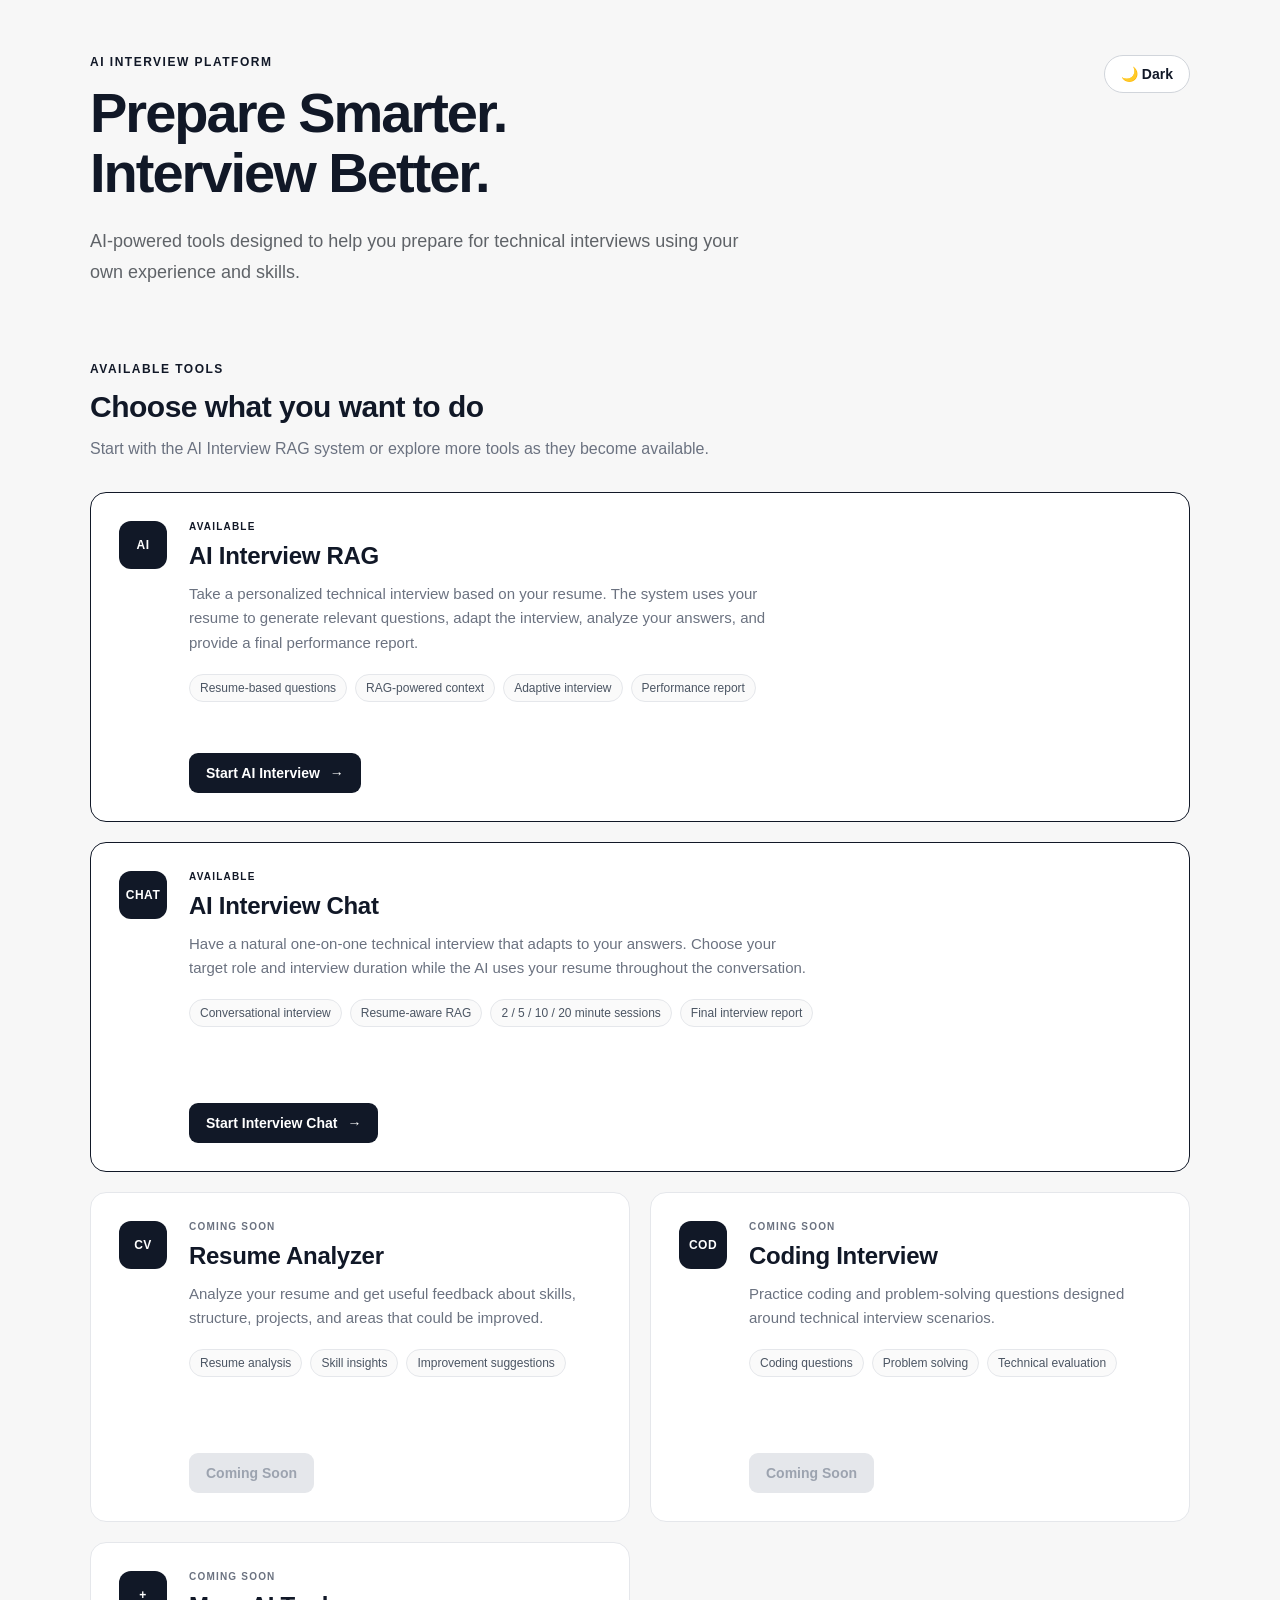
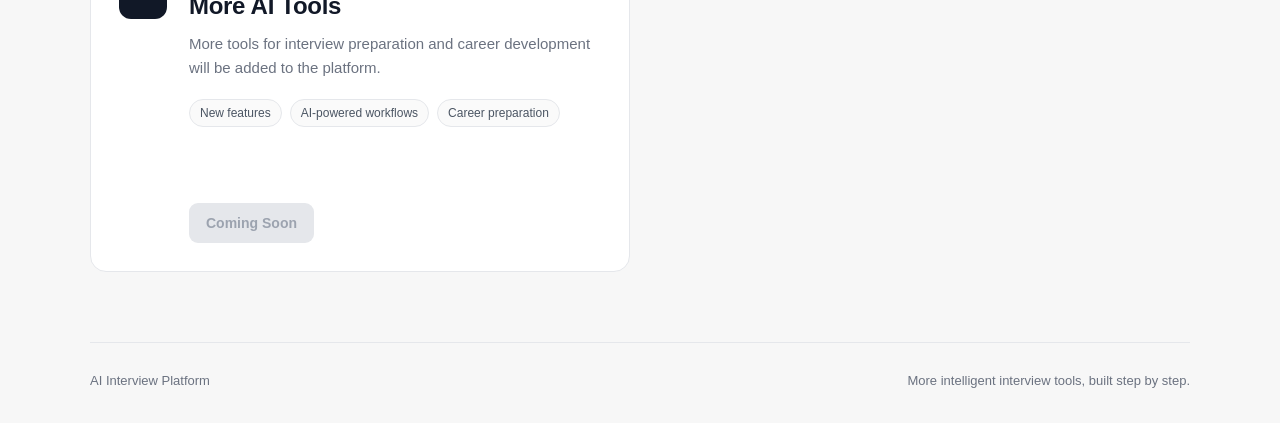
<file: frontend/index.html>
<!DOCTYPE html>
<html lang="en">

<head>

    <meta charset="UTF-8">

    <meta
        name="viewport"
        content="width=device-width, initial-scale=1.0"
    >

    <title>
        AI Interview Platform
    </title>

    <link
        rel="stylesheet"
        href="style.css"
    >

</head>


<body>

<main class="home-container">


    <!-- ================================================ -->
    <!-- HEADER -->
    <!-- ================================================ -->

    <header class="home-header">

        <div>

            <p class="eyebrow">
                AI INTERVIEW PLATFORM
            </p>


            <h1>
                Prepare Smarter.<br>
                Interview Better.
            </h1>


            <p class="home-subtitle">
                AI-powered tools designed to help you
                prepare for technical interviews using
                your own experience and skills.
            </p>

        </div>


        <button
            type="button"
            id="themeToggle"
            class="theme-toggle"
        >
            🌙 Dark
        </button>

    </header>


    <!-- ================================================ -->
    <!-- FEATURE SECTION -->
    <!-- ================================================ -->

    <section class="features-section">

        <div class="section-heading">

            <p class="eyebrow">
                AVAILABLE TOOLS
            </p>


            <h2>
                Choose what you want to do
            </h2>


            <p>
                Start with the AI Interview RAG system
                or explore more tools as they become available.
            </p>

        </div>


        <!-- ============================================ -->
        <!-- FEATURE GRID -->
        <!-- ============================================ -->

        <div class="feature-grid">


            <!-- ======================================== -->
            <!-- AI INTERVIEW RAG -->
            <!-- ======================================== -->

            <article class="feature-card featured">

                <div class="feature-icon">
                    AI
                </div>


                <div class="feature-content">

                    <span class="feature-status">
                        AVAILABLE
                    </span>


                    <h3>
                        AI Interview RAG
                    </h3>


                    <p>
                        Take a personalized technical interview
                        based on your resume. The system uses your
                        resume to generate relevant questions,
                        adapt the interview, analyze your answers,
                        and provide a final performance report.
                    </p>


                    <div class="feature-points">

                        <span>
                            Resume-based questions
                        </span>

                        <span>
                            RAG-powered context
                        </span>

                        <span>
                            Adaptive interview
                        </span>

                        <span>
                            Performance report
                        </span>

                    </div>


                    <a
                        href="interview/"
                        class="feature-button"
                    >
                        Start AI Interview
                        <span>→</span>
                    </a>

                </div>

            </article>


            <!-- ======================================== -->
            <!-- AI INTERVIEW CHAT -->
            <!-- ======================================== -->

            <article class="feature-card featured">

                <div class="feature-icon">
                    CHAT
                </div>


                <div class="feature-content">

                    <span class="feature-status">
                        AVAILABLE
                    </span>


                    <h3>
                        AI Interview Chat
                    </h3>


                    <p>
                        Have a natural one-on-one technical interview
                        that adapts to your answers. Choose your target
                        role and interview duration while the AI uses
                        your resume throughout the conversation.
                    </p>


                    <div class="feature-points">

                        <span>
                            Conversational interview
                        </span>

                        <span>
                            Resume-aware RAG
                        </span>

                        <span>
                            2 / 5 / 10 / 20 minute sessions
                        </span>

                        <span>
                            Final interview report
                        </span>

                    </div>


                    <a
                        href="chat/"
                        class="feature-button"
                    >
                        Start Interview Chat
                        <span>→</span>
                    </a>

                </div>

            </article>


            <!-- ======================================== -->
            <!-- FUTURE FEATURE -->
            <!-- ======================================== -->

            <article class="feature-card">

                <div class="feature-icon">
                    CV
                </div>


                <div class="feature-content">

                    <span class="feature-status coming-soon">
                        COMING SOON
                    </span>


                    <h3>
                        Resume Analyzer
                    </h3>


                    <p>
                        Analyze your resume and get useful
                        feedback about skills, structure,
                        projects, and areas that could be improved.
                    </p>


                    <div class="feature-points">

                        <span>
                            Resume analysis
                        </span>

                        <span>
                            Skill insights
                        </span>

                        <span>
                            Improvement suggestions
                        </span>

                    </div>


                    <button
                        type="button"
                        class="feature-button disabled"
                        disabled
                    >
                        Coming Soon
                    </button>

                </div>

            </article>


            <!-- ======================================== -->
            <!-- FUTURE FEATURE -->
            <!-- ======================================== -->

            <article class="feature-card">

                <div class="feature-icon">
                    COD
                </div>


                <div class="feature-content">

                    <span class="feature-status coming-soon">
                        COMING SOON
                    </span>


                    <h3>
                        Coding Interview
                    </h3>


                    <p>
                        Practice coding and problem-solving
                        questions designed around technical
                        interview scenarios.
                    </p>


                    <div class="feature-points">

                        <span>
                            Coding questions
                        </span>

                        <span>
                            Problem solving
                        </span>

                        <span>
                            Technical evaluation
                        </span>

                    </div>


                    <button
                        type="button"
                        class="feature-button disabled"
                        disabled
                    >
                        Coming Soon
                    </button>

                </div>

            </article>


            <!-- ======================================== -->
            <!-- FUTURE FEATURE -->
            <!-- ======================================== -->

            <article class="feature-card">

                <div class="feature-icon">
                    +
                </div>


                <div class="feature-content">

                    <span class="feature-status coming-soon">
                        COMING SOON
                    </span>


                    <h3>
                        More AI Tools
                    </h3>


                    <p>
                        More tools for interview preparation
                        and career development will be added
                        to the platform.
                    </p>


                    <div class="feature-points">

                        <span>
                            New features
                        </span>

                        <span>
                            AI-powered workflows
                        </span>

                        <span>
                            Career preparation
                        </span>

                    </div>


                    <button
                        type="button"
                        class="feature-button disabled"
                        disabled
                    >
                        Coming Soon
                    </button>

                </div>

            </article>


        </div>

    </section>


    <!-- ================================================ -->
    <!-- FOOTER -->
    <!-- ================================================ -->

    <footer class="home-footer">

        <p>
            AI Interview Platform
        </p>


        <p>
            More intelligent interview tools,
            built step by step.
        </p>

    </footer>


</main>


<script src="script.js"></script>

</body>

</html>
</file>
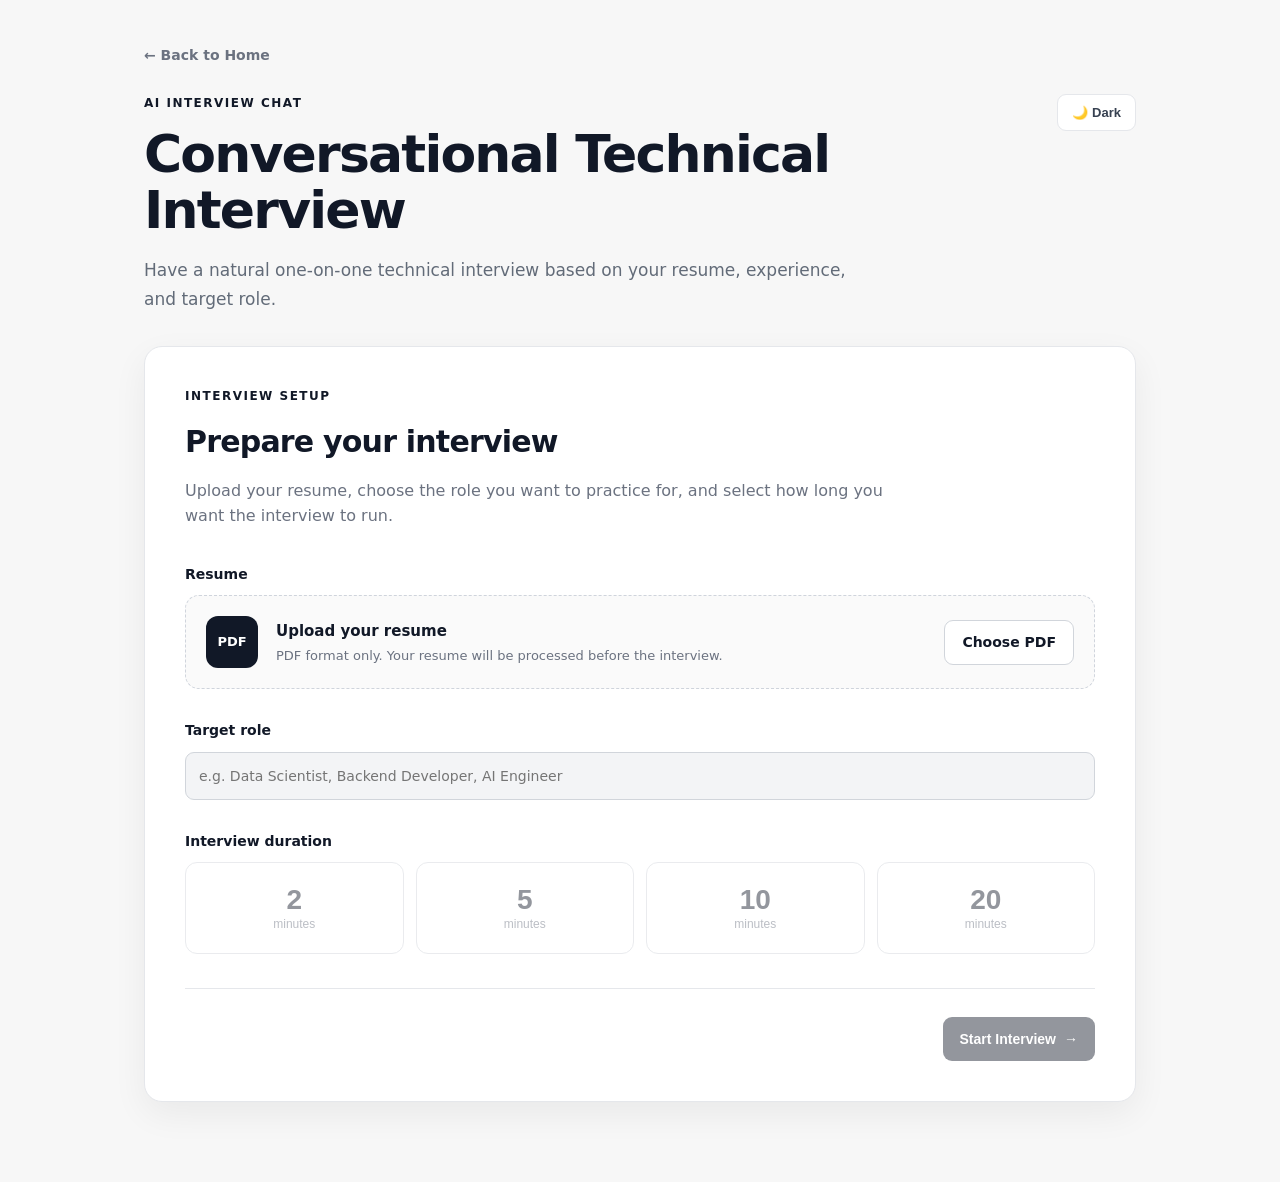
<file: frontend/chat/index.html>
<!DOCTYPE html>
<html lang="en">

<head>

    <meta charset="UTF-8">

    <meta
        name="viewport"
        content="width=device-width, initial-scale=1.0"
    >

    <title>
        AI Interview Chat
    </title>

    <link
        rel="stylesheet"
        href="style.css"
    >

</head>


<body>

<main class="app">

    <!-- ================================================= -->
    <!-- HEADER -->
    <!-- ================================================= -->

    <header class="header">

        <a
            href="../"
            class="home-link"
        >
            ← Back to Home
        </a>

        <div class="header-row">

            <div>

                <p class="eyebrow">
                    AI INTERVIEW CHAT
                </p>

                <h1>
                    Conversational Technical Interview
                </h1>

                <p class="subtitle">
                    Have a natural one-on-one technical
                    interview based on your resume,
                    experience, and target role.
                </p>

            </div>


            <button
                type="button"
                id="themeToggle"
                class="theme-toggle"
            >
                🌙 Dark
            </button>

        </div>

    </header>


    <!-- ================================================= -->
    <!-- STATUS -->
    <!-- ================================================= -->

    <div
        id="status"
        class="status hidden"
    ></div>


    <!-- ================================================= -->
    <!-- SETUP -->
    <!-- ================================================= -->

    <section
        id="setupSection"
        class="card"
    >

        <div class="section-heading">

            <p class="eyebrow">
                INTERVIEW SETUP
            </p>

            <h2>
                Prepare your interview
            </h2>

            <p>
                Upload your resume, choose the role you
                want to practice for, and select how long
                you want the interview to run.
            </p>

        </div>


        <!-- ============================================= -->
        <!-- RESUME -->
        <!-- ============================================= -->

        <div class="setup-block">

            <label
                for="resumeFile"
                class="field-label"
            >
                Resume
            </label>

            <div
                id="resumeDropzone"
                class="upload-box"
            >

                <div class="upload-icon">
                    PDF
                </div>

                <div class="upload-content">

                    <strong id="uploadTitle">
                        Upload your resume
                    </strong>

                    <span id="uploadDescription">
                        PDF format only. Your resume will
                        be processed before the interview.
                    </span>

                </div>

                <label
                    for="resumeFile"
                    id="uploadButton"
                    class="button secondary-button"
                >
                    Choose PDF
                </label>

                <input
                    type="file"
                    id="resumeFile"
                    accept="application/pdf,.pdf"
                    hidden
                >

            </div>

        </div>


        <!-- ============================================= -->
        <!-- PROFILE -->
        <!-- ============================================= -->

        <section
            id="profileSection"
            class="profile hidden"
        >

            <div class="profile-header">

                <div>

                    <p class="eyebrow">
                        RESUME PROCESSED
                    </p>

                    <h3 id="candidateName">
                        Candidate
                    </h3>

                </div>

                <span class="success-badge">
                    Ready
                </span>

            </div>


            <div class="profile-grid">

                <div class="profile-item">

                    <span class="profile-label">
                        Target roles
                    </span>

                    <p id="targetRoles">
                        —
                    </p>

                </div>


                <div class="profile-item">

                    <span class="profile-label">
                        Skills
                    </span>

                    <p id="skills">
                        —
                    </p>

                </div>


                <div class="profile-item full">

                    <span class="profile-label">
                        Experience
                    </span>

                    <p id="experience">
                        —
                    </p>

                </div>


                <div class="profile-item full">

                    <span class="profile-label">
                        Projects
                    </span>

                    <p id="projects">
                        —
                    </p>

                </div>

            </div>

        </section>


        <!-- ============================================= -->
        <!-- ROLE -->
        <!-- ============================================= -->

        <div class="setup-block">

            <label
                for="targetRole"
                class="field-label"
            >
                Target role
            </label>

            <input
                type="text"
                id="targetRole"
                class="field"
                placeholder="e.g. Data Scientist, Backend Developer, AI Engineer"
                autocomplete="off"
                disabled
            >

        </div>


        <!-- ============================================= -->
        <!-- DURATION -->
        <!-- ============================================= -->

        <div class="setup-block">

            <span class="field-label">
                Interview duration
            </span>

            <div class="duration-grid">

                <button
                    type="button"
                    class="duration-option"
                    data-duration="2"
                    disabled
                >
                    <strong>
                        2
                    </strong>

                    <span>
                        minutes
                    </span>

                </button>


                <button
                    type="button"
                    class="duration-option"
                    data-duration="5"
                    disabled
                >
                    <strong>
                        5
                    </strong>

                    <span>
                        minutes
                    </span>

                </button>


                <button
                    type="button"
                    class="duration-option"
                    data-duration="10"
                    disabled
                >
                    <strong>
                        10
                    </strong>

                    <span>
                        minutes
                    </span>

                </button>


                <button
                    type="button"
                    class="duration-option"
                    data-duration="20"
                    disabled
                >
                    <strong>
                        20
                    </strong>

                    <span>
                        minutes
                    </span>

                </button>

            </div>

        </div>


        <!-- ============================================= -->
        <!-- START -->
        <!-- ============================================= -->

        <div class="start-area">

            <button
                type="button"
                id="startInterviewButton"
                class="button primary-button"
                disabled
            >
                Start Interview
                <span>
                    →
                </span>
            </button>

        </div>

    </section>


    <!-- ================================================= -->
    <!-- INTERVIEW PREVIEW -->
    <!-- ================================================= -->

    <section
        id="startedSection"
        class="card hidden"
    >

        <div class="started-header">

            <div>

                <p class="eyebrow">
                    INTERVIEW STARTED
                </p>

                <h2 id="startedRole">
                    Technical Interview
                </h2>

            </div>


            <div class="timer-preview">

                <span>
                    Duration
                </span>

                <strong id="startedDuration">
                    —
                </strong>

            </div>

        </div>


        <div class="opening-message">

            <span class="message-label">
                AI INTERVIEWER
            </span>

            <p id="openingMessage">
                —
            </p>

        </div>


        <div class="next-step">

            <p>
                Your interview session has been created.
                The conversational interview interface will
                continue from this session.
            </p>

            <button
                type="button"
                id="continueButton"
                class="button primary-button"
            >
                Continue to Interview
                <span>
                    →
                </span>
            </button>

        </div>

    </section>

</main>


<script src="script.js"></script>

</body>

</html>
</file>
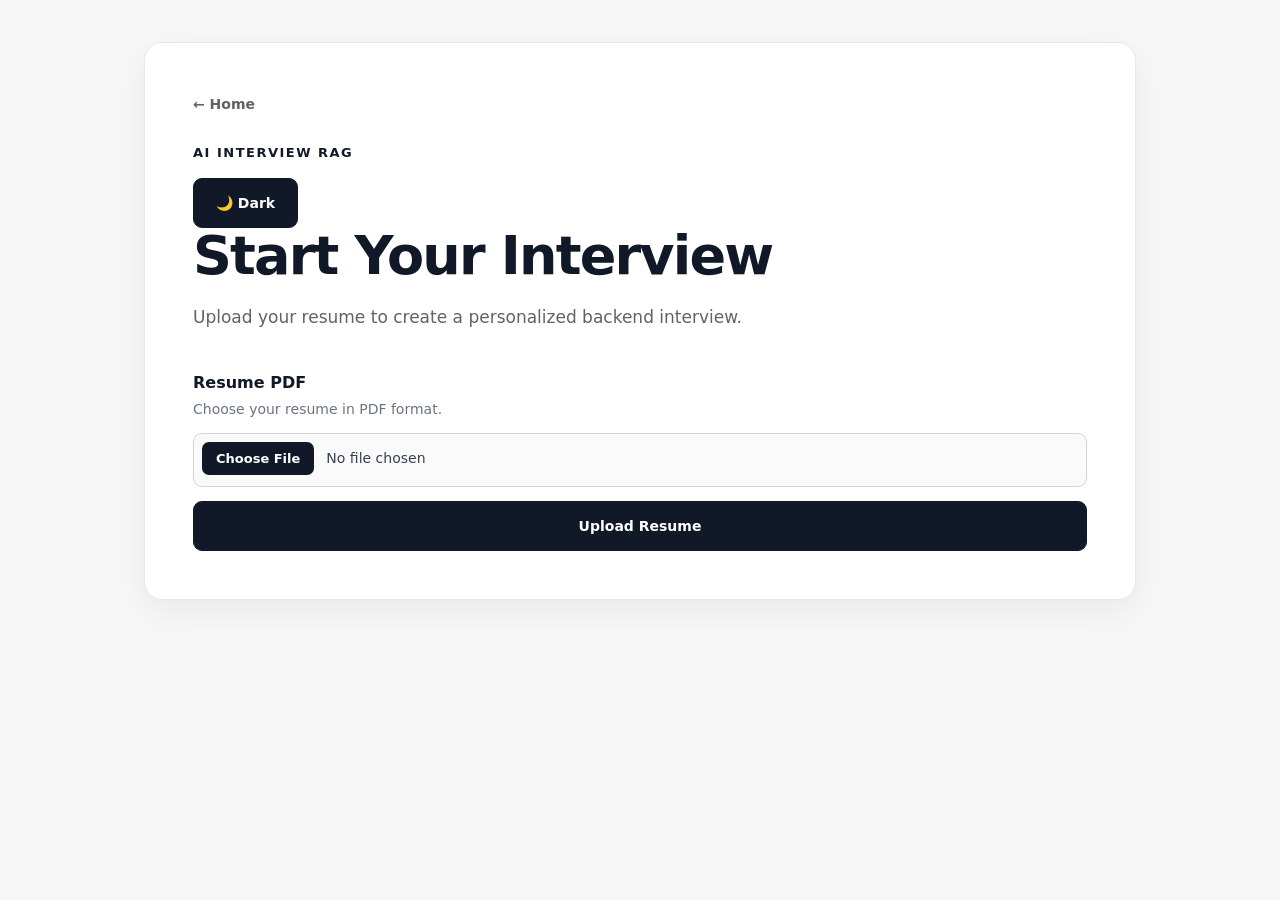
<file: frontend/interview/index.html>
<!DOCTYPE html>
<html lang="en">

<head>

    <meta charset="UTF-8">

    <meta
        name="viewport"
        content="width=device-width, initial-scale=1.0"
    >

    <title>
        AI Interview RAG
    </title>

    <link
        rel="stylesheet"
        href="style.css"
    >

</head>


<body>

<main class="app">

    <section class="card">


        <!-- ================================================= -->
        <!-- HEADER -->
        <!-- ================================================= -->

        <div class="header">
            <div class="page-navigation">

                <a
                    href="../"
                    class="home-link"
                >
                    ← Home
                </a>

            </div>

            <div class="header-top">

                <p class="eyebrow">
                    AI INTERVIEW RAG
                </p>


                <button
                    type="button"
                    id="themeToggle"
                    class="theme-toggle"
                    aria-label="Toggle dark mode"
                >
                    🌙 Dark
                </button>

            </div>


            <h1>
                Start Your Interview
            </h1>


            <p class="subtitle">
                Upload your resume to create a personalized backend interview.
            </p>

        </div>


        <!-- ================================================= -->
        <!-- STATUS -->
        <!-- ================================================= -->

        <div
            id="status"
            class="status hidden"
        ></div>


        <!-- ================================================= -->
        <!-- SETUP -->
        <!-- ================================================= -->

        <section id="setupSection">


            <!-- Resume -->

            <form id="resumeForm">

                <label
                    for="resumeFile"
                    class="file-label"
                >

                    <span class="file-title">
                        Resume PDF
                    </span>


                    <span class="file-description">
                        Choose your resume in PDF format.
                    </span>

                </label>


                <input
                    type="file"
                    id="resumeFile"
                    accept=".pdf,application/pdf"
                    required
                >


                <button
                    type="submit"
                    id="uploadButton"
                >
                    Upload Resume
                </button>

            </form>


            <!-- ================================================= -->
            <!-- PROFILE -->
            <!-- ================================================= -->

            <section
                id="profileSection"
                class="profile hidden"
            >

                <h2>
                    Candidate Profile
                </h2>


                <div class="profile-grid">


                    <div class="profile-item">

                        <span>
                            Name
                        </span>

                        <strong id="candidateName">
                            -
                        </strong>

                    </div>


                    <div class="profile-item">

                        <span>
                            Target Roles
                        </span>

                        <strong id="targetRoles">
                            -
                        </strong>

                    </div>


                    <div class="profile-item full">

                        <span>
                            Skills
                        </span>

                        <strong id="skills">
                            -
                        </strong>

                    </div>


                    <div class="profile-item full">

                        <span>
                            Experience
                        </span>

                        <div id="experience"></div>

                    </div>


                    <div class="profile-item full">

                        <span>
                            Projects
                        </span>

                        <div id="projects"></div>

                    </div>

                </div>


                <!-- ================================================= -->
                <!-- PLAN -->
                <!-- ================================================= -->

                <div
                    id="interviewPlanPreview"
                    class="interview-plan hidden"
                >

                    <h3>
                        Interview Plan
                    </h3>


                    <p id="questionCountPreview">
                        Preparing your interview...
                    </p>


                    <div>

                        <span class="plan-label">
                            Topics
                        </span>


                        <ul id="topicPreview"></ul>

                    </div>

                </div>


                <!-- ================================================= -->
                <!-- TARGET ROLE -->
                <!-- ================================================= -->

                <div class="interview-setup">

                    <label for="targetRole">
                        Target Role
                    </label>


                    <input
                        type="text"
                        id="targetRole"
                        placeholder="e.g. Backend Developer"
                        required
                    >


                    <button
                        type="button"
                        id="generatePlanButton"
                    >
                        Generate Interview Plan
                    </button>


                    <button
                        type="button"
                        id="startInterviewButton"
                        class="hidden"
                    >
                        Start Interview
                    </button>

                </div>

            </section>

        </section>


        <!-- ================================================= -->
        <!-- INTERVIEW -->
        <!-- ================================================= -->

        <section
            id="interviewSection"
            class="interview hidden"
        >

            <div class="interview-header">


                <div>

                    <p class="eyebrow">
                        TECHNICAL INTERVIEW
                    </p>


                    <h2 id="questionTopic">
                        Question
                    </h2>

                </div>


                <div
                    id="questionProgress"
                    class="question-progress"
                >
                    Question 1 of 6
                </div>

            </div>


            <div class="question-card">

                <p id="interviewQuestion">
                    Loading question...
                </p>

            </div>


            <div class="answer-area">

                <label for="candidateAnswer">
                    Your Answer
                </label>


                <textarea
                    id="candidateAnswer"
                    rows="7"
                    placeholder="Type your answer here..."
                ></textarea>


                <button
                    type="button"
                    id="submitAnswerButton"
                >
                    Submit Answer
                </button>

            </div>

        </section>


        <!-- ================================================= -->
        <!-- FINAL REPORT -->
        <!-- ================================================= -->

        <section
            id="resultsSection"
            class="results hidden"
        >


            <!-- REPORT TITLE -->

            <div class="report-header">

                <p class="eyebrow">
                    INTERVIEW PERFORMANCE REPORT
                </p>


                <h2>
                    Interview Performance Report
                </h2>

            </div>


            <!-- REPORT INFO -->

            <div class="report-info">

                <p>

                    <strong>
                        Date:
                    </strong>

                    <span id="reportDate">
                        -
                    </span>

                </p>


                <p>

                    <strong>
                        Candidate:
                    </strong>

                    <span id="reportCandidate">
                        -
                    </span>

                </p>


                <p>

                    <strong>
                        Role:
                    </strong>

                    <span id="reportRole">
                        -
                    </span>

                </p>

            </div>


            <!-- ================================================= -->
            <!-- OVERALL SCORE -->
            <!-- ================================================= -->

            <div class="report-overall">

                <h3>

                    Overall Score:

                    <span id="finalScore">
                        0 / 100
                    </span>

                    -

                    <span id="scoreLabel">
                        -
                    </span>

                </h3>


                <p id="overallAssessment">
                    -
                </p>

            </div>


            <!-- ================================================= -->
            <!-- SCORE BREAKDOWN -->
            <!-- ================================================= -->

            <div class="report-section">

                <h3>
                    Score Breakdown
                </h3>


                <div class="score-breakdown-item">

                    <div class="score-breakdown-title">

                        <span>
                            Technical Correctness
                        </span>


                        <strong id="correctnessReportScore">
                            0 / 100
                        </strong>

                    </div>


                    <p id="correctnessSummary">
                        -
                    </p>

                </div>


                <div class="score-breakdown-item">

                    <div class="score-breakdown-title">

                        <span>
                            Technical Depth
                        </span>


                        <strong id="technicalDepthReportScore">
                            0 / 100
                        </strong>

                    </div>


                    <p id="technicalDepthSummary">
                        -
                    </p>

                </div>


                <div class="score-breakdown-item">

                    <div class="score-breakdown-title">

                        <span>
                            Communication Clarity
                        </span>


                        <strong id="clarityReportScore">
                            0 / 100
                        </strong>

                    </div>


                    <p id="claritySummary">
                        -
                    </p>

                </div>

            </div>


            <!-- ================================================= -->
            <!-- STRENGTHS -->
            <!-- ================================================= -->

            <div class="report-section">

                <h3>
                    Strengths
                </h3>


                <ul
                    id="overallStrengths"
                    class="report-list"
                ></ul>

            </div>


            <!-- ================================================= -->
            <!-- AREAS FOR IMPROVEMENT -->
            <!-- ================================================= -->

            <div class="report-section">

                <h3>
                    Areas for Improvement
                </h3>


                <div id="overallWeaknesses"></div>

            </div>


            <!-- ================================================= -->
            <!-- FOOTER -->
            <!-- ================================================= -->

            <div class="report-footer">

                <span>

                    Questions Answered:

                    <strong id="questionsAnswered">
                        0
                    </strong>

                </span>

            </div>


        </section>


    </section>

</main>


<script src="script.js"></script>

</body>

</html>
</file>
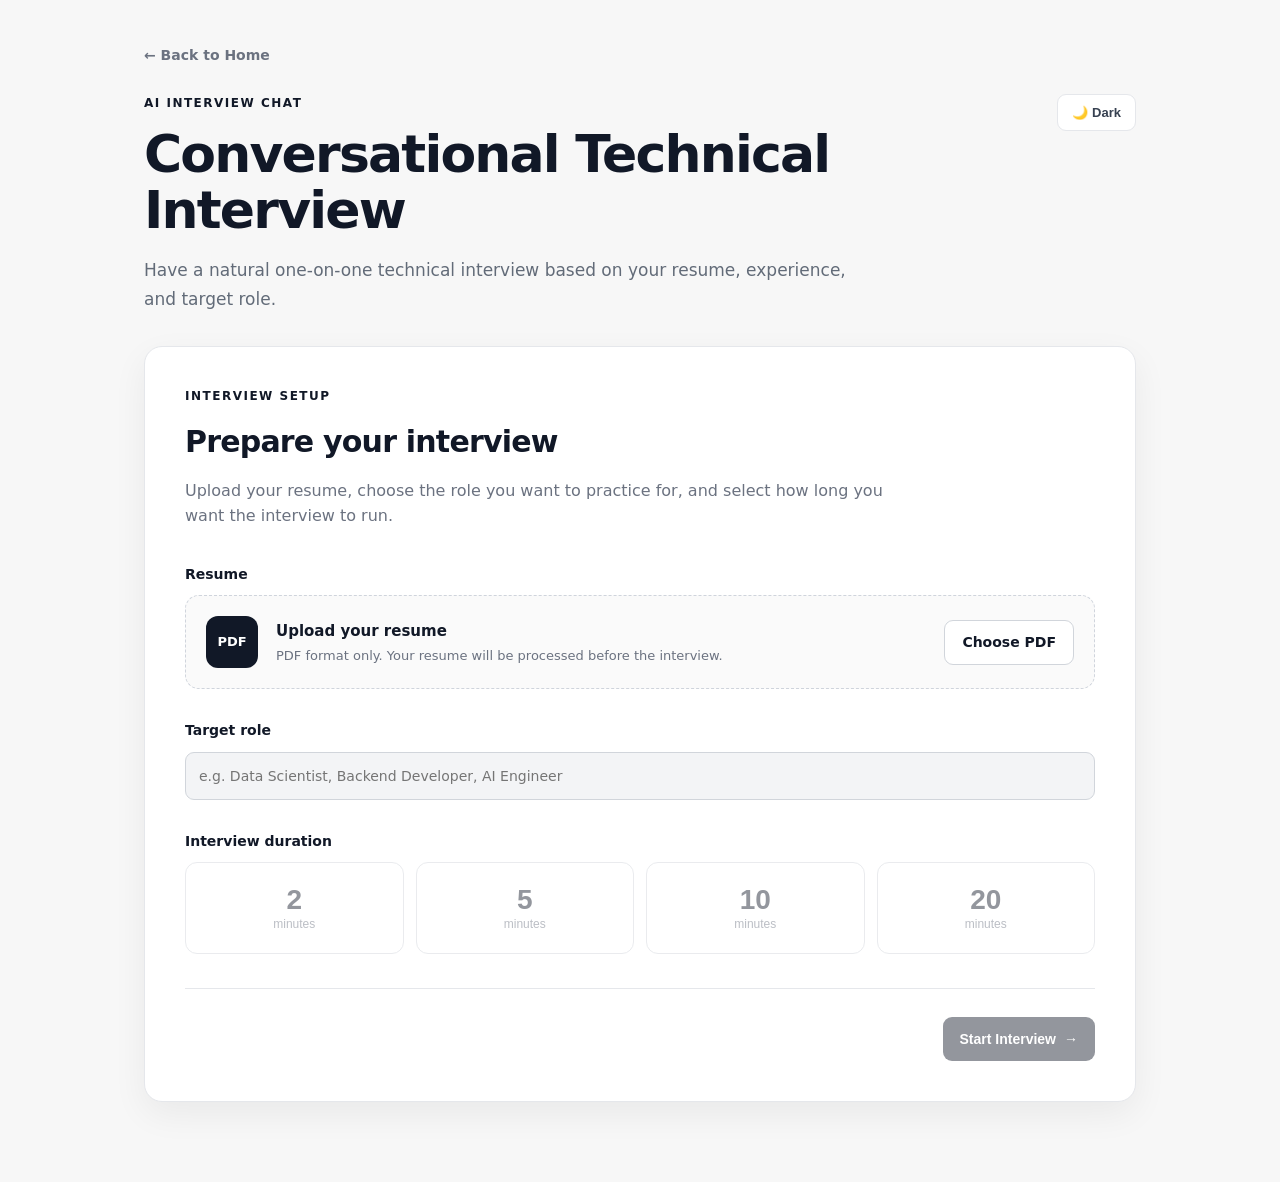
<file: frontend/chat/chat.html>
<!DOCTYPE html>
<html lang="en">

<head>

    <meta charset="UTF-8">

    <meta
        name="viewport"
        content="width=device-width, initial-scale=1.0"
    >

    <title>
        AI Interview — Chat
    </title>

    <link
        rel="stylesheet"
        href="chat.css"
    >

</head>


<body>

<main class="chat-app">

    <!-- ================================================= -->
    <!-- HEADER -->
    <!-- ================================================= -->

    <header class="chat-header">

        <div class="header-left">

            <a
                href="index.html"
                class="back-button"
                id="backButton"
            >
                ←
            </a>


            <div class="interviewer-avatar">
                AI
            </div>


            <div class="header-info">

                <strong>
                    AI Interviewer
                </strong>

                <span id="roleLabel">
                    Technical Interview
                </span>

            </div>

        </div>


        <div class="header-right">

            <div
                class="timer"
                id="timer"
            >
                00:00
            </div>


            <button
                type="button"
                id="themeToggle"
                class="theme-toggle"
                aria-label="Toggle theme"
            >
                🌙
            </button>

        </div>

    </header>


    <!-- ================================================= -->
    <!-- INTERVIEW STATUS -->
    <!-- ================================================= -->

    <div
        id="interviewStatus"
        class="interview-status hidden"
    ></div>


    <!-- ================================================= -->
    <!-- CHAT AREA -->
    <!-- ================================================= -->

    <section
        id="chatMessages"
        class="chat-messages"
        aria-live="polite"
    >

        <!-- Messages are inserted by chat.js -->

    </section>


    <!-- ================================================= -->
    <!-- THINKING INDICATOR -->
    <!-- ================================================= -->

    <div
        id="thinkingIndicator"
        class="thinking-indicator hidden"
    >

        <div class="message-avatar">
            AI
        </div>

        <div class="thinking-bubble">

            <span></span>
            <span></span>
            <span></span>

        </div>

    </div>


    <!-- ================================================= -->
    <!-- COMPOSER -->
    <!-- ================================================= -->

    <section
        class="composer-area"
        id="composerArea"
    >

        <div class="composer">

            <textarea
                id="messageInput"
                rows="1"
                placeholder="Type your answer..."
                autocomplete="off"
                maxlength="5000"
            ></textarea>


            <button
                type="button"
                id="sendButton"
                class="send-button"
                aria-label="Send message"
            >
                <span>
                    Send
                </span>

                <span>
                    →
                </span>
            </button>

        </div>


        <div class="composer-footer">

            <span>
                Keep your answers focused and conversational.
            </span>

            <span id="messageCounter">
                0 / 5000
            </span>

        </div>

    </section>


    <!-- ================================================= -->
    <!-- COMPLETION -->
    <!-- ================================================= -->

    <section
        id="completionPanel"
        class="completion-panel hidden"
    >

        <div class="completion-icon">
            ✓
        </div>


        <p class="eyebrow">
            INTERVIEW COMPLETE
        </p>


        <h1>
            Your interview is finished
        </h1>


        <p>
            Your conversation has been recorded.
            Let's generate your final interview report.
        </p>


        <button
            type="button"
            id="viewResultButton"
            class="result-button"
        >
            View Final Report
            <span>→</span>
        </button>

    </section>

</main>


<script src="chat.js"></script>

</body>

</html>
</file>
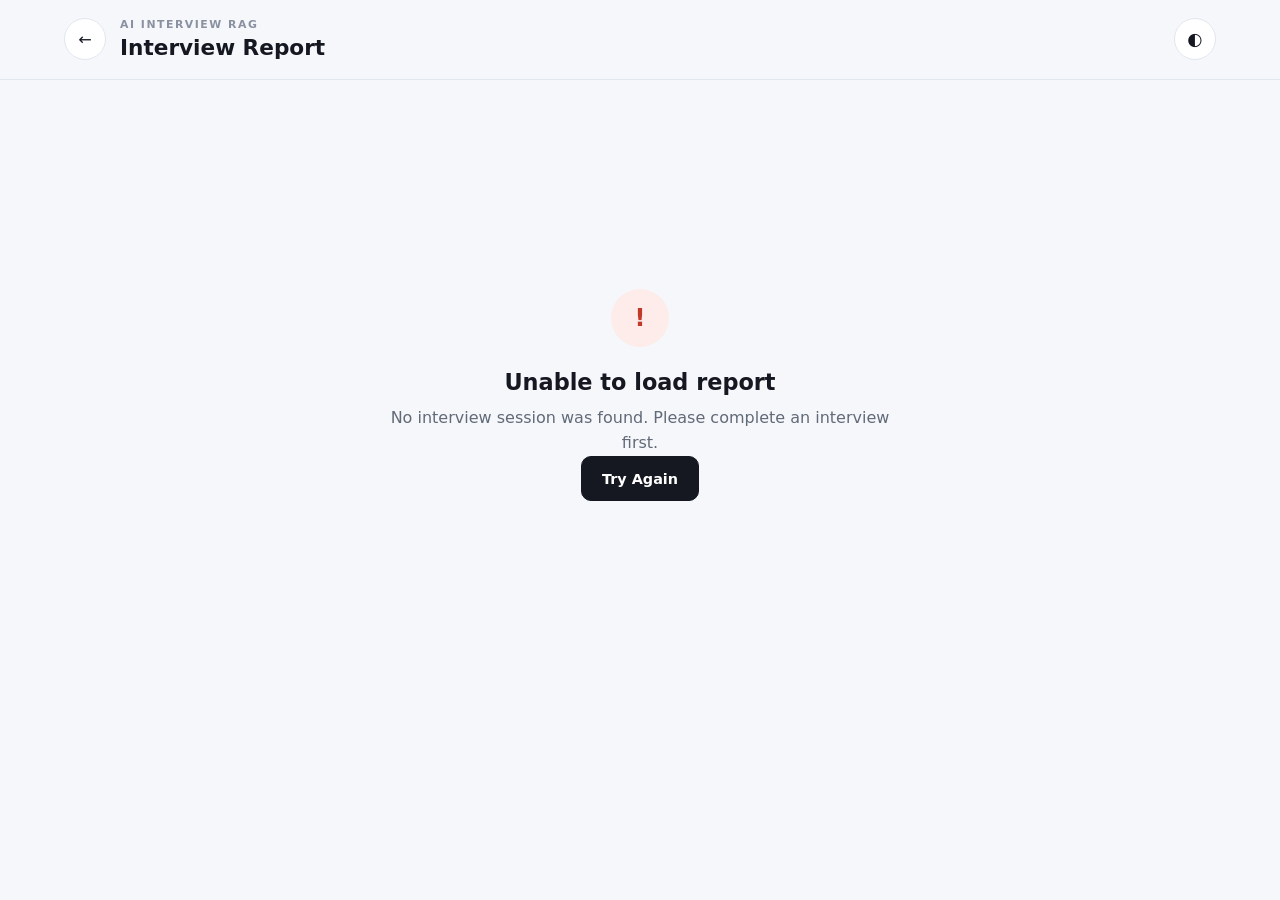
<file: frontend/chat/result.html>
<!DOCTYPE html>
<html lang="en">
<head>
    <meta charset="UTF-8">
    <meta name="viewport" content="width=device-width, initial-scale=1.0">

    <title>Interview Report | AI Interview RAG</title>

    <link rel="stylesheet" href="result.css">
</head>

<body>

    <div class="page-shell">

        <!-- Header -->
        <header class="report-header">

            <div class="header-left">
                <button id="backButton" class="back-button">
                    ←
                </button>

                <div>
                    <p class="eyebrow">AI INTERVIEW RAG</p>
                    <h1>Interview Report</h1>
                </div>
            </div>

            <button id="themeToggle" class="theme-toggle">
                ◐
            </button>

        </header>


        <!-- Loading State -->
        <main id="loadingState" class="state-container">

            <div class="loader"></div>

            <h2>Preparing your report...</h2>

            <p>
                Analyzing your interview performance and generating your final assessment.
            </p>

        </main>


        <!-- Error State -->
        <main id="errorState" class="state-container hidden">

            <div class="state-icon error-icon">
                !
            </div>

            <h2>Unable to load report</h2>

            <p id="errorMessage">
                Something went wrong while loading your interview report.
            </p>

            <button id="retryButton" class="primary-button">
                Try Again
            </button>

        </main>


        <!-- Report -->
        <main id="reportContent" class="report-content hidden">

            <!-- Interview Summary -->
            <section class="summary-card">

                <div class="summary-info">

                    <span class="status-label">
                        INTERVIEW COMPLETED
                    </span>

                    <h2 id="reportTitle">
                        Technical Interview
                    </h2>

                    <p id="reportSubtitle">
                        Final assessment based on your interview conversation.
                    </p>

                </div>

                <div class="overall-score">

                    <span class="score-value" id="overallScore">
                        —
                    </span>

                    <span class="score-label">
                        Overall Score
                    </span>

                    <span class="score-scale">
                        / 10
                    </span>

                </div>

            </section>


            <!-- Performance Dimensions -->
            <section class="section">

                <div class="section-heading">
                    <p class="eyebrow">PERFORMANCE</p>
                    <h2>Interview Assessment</h2>
                </div>

                <div class="score-grid">

                    <article class="score-card">
                        <div class="score-card-top">
                            <h3>Technical Knowledge</h3>
                            <span id="technicalKnowledgeScore">—</span>
                        </div>

                        <div class="progress-track">
                            <div
                                id="technicalKnowledgeBar"
                                class="progress-fill"
                            ></div>
                        </div>
                    </article>


                    <article class="score-card">
                        <div class="score-card-top">
                            <h3>Role Relevance</h3>
                            <span id="roleRelevanceScore">—</span>
                        </div>

                        <div class="progress-track">
                            <div
                                id="roleRelevanceBar"
                                class="progress-fill"
                            ></div>
                        </div>
                    </article>


                    <article class="score-card">
                        <div class="score-card-top">
                            <h3>Problem Solving</h3>
                            <span id="problemSolvingScore">—</span>
                        </div>

                        <div class="progress-track">
                            <div
                                id="problemSolvingBar"
                                class="progress-fill"
                            ></div>
                        </div>
                    </article>


                    <article class="score-card">
                        <div class="score-card-top">
                            <h3>Communication</h3>
                            <span id="communicationScore">—</span>
                        </div>

                        <div class="progress-track">
                            <div
                                id="communicationBar"
                                class="progress-fill"
                            ></div>
                        </div>
                    </article>


                    <article class="score-card">
                        <div class="score-card-top">
                            <h3>Resume Understanding</h3>
                            <span id="resumeUnderstandingScore">—</span>
                        </div>

                        <div class="progress-track">
                            <div
                                id="resumeUnderstandingBar"
                                class="progress-fill"
                            ></div>
                        </div>
                    </article>

                </div>

            </section>


            <!-- Strengths / Weaknesses -->
            <section class="section">

                <div class="feedback-grid">

                    <article class="feedback-card">

                        <div class="feedback-heading">
                            <span class="feedback-icon">+</span>
                            <h2>Strengths</h2>
                        </div>

                        <ul id="strengthsList" class="feedback-list">
                        </ul>

                    </article>


                    <article class="feedback-card">

                        <div class="feedback-heading">
                            <span class="feedback-icon">−</span>
                            <h2>Areas to Improve</h2>
                        </div>

                        <ul id="weaknessesList" class="feedback-list">
                        </ul>

                    </article>

                </div>

            </section>


            <!-- Detailed Assessment -->
            <section class="section">

                <div class="section-heading">
                    <p class="eyebrow">DETAILED FEEDBACK</p>
                    <h2>Interview Analysis</h2>
                </div>

                <div class="analysis-card">

                    <div class="analysis-block">

                        <h3>Technical Assessment</h3>

                        <p id="technicalAssessment">
                            —
                        </p>

                    </div>


                    <div class="analysis-divider"></div>


                    <div class="analysis-block">

                        <h3>Overall Feedback</h3>

                        <p id="overallFeedback">
                            —
                        </p>

                    </div>

                </div>

            </section>


            <!-- Recommendation -->
            <section class="section">

                <div class="recommendation-card">

                    <div>
                        <p class="eyebrow">FINAL ASSESSMENT</p>
                        <h2>Interview Recommendation</h2>
                    </div>

                    <p id="recommendation">
                        —
                    </p>

                </div>

            </section>


            <!-- Bottom Actions -->
            <section class="report-actions">

                <button id="homeButton" class="secondary-button">
                    Back to Home
                </button>

                <button id="newInterviewButton" class="primary-button">
                    Start New Interview
                </button>

            </section>

        </main>

    </div>


    <script src="result.js"></script>

</body>
</html>
</file>
<file: frontend/style.css>
/* =====================================================
   RESET
===================================================== */

* {
    box-sizing: border-box;
    margin: 0;
    padding: 0;
}


body {

    font-family:
        Arial,
        Helvetica,
        sans-serif;

    background: #f7f7f7;

    color: #111827;

    min-height: 100vh;

    transition:
        background 0.2s ease,
        color 0.2s ease;
}


/* =====================================================
   MAIN CONTAINER
===================================================== */

.home-container {

    width: min(
        1100px,
        calc(100% - 40px)
    );

    margin: 0 auto;

    padding: 55px 0 35px;
}


/* =====================================================
   HEADER
===================================================== */

.home-header {

    display: flex;

    justify-content:
        space-between;

    align-items:
        flex-start;

    gap: 40px;

    margin-bottom: 75px;
}


.eyebrow {

    font-size: 12px;

    font-weight: 800;

    letter-spacing:
        1.5px;

    margin-bottom: 14px;
}


.home-header h1 {

    font-size: 56px;

    line-height: 1.08;

    letter-spacing:
        -2px;

    margin-bottom: 22px;
}


.home-subtitle {

    max-width: 650px;

    font-size: 18px;

    line-height: 1.7;

    color: #5f6368;
}


/* =====================================================
   THEME BUTTON
===================================================== */

.theme-toggle {

    border: 1px solid #d1d5db;

    background: white;

    color: #111827;

    border-radius: 999px;

    padding:
        10px 16px;

    font-size: 14px;

    font-weight: 700;

    cursor: pointer;

    white-space: nowrap;
}


.theme-toggle:hover {

    transform:
        translateY(-1px);
}


/* =====================================================
   SECTION HEADING
===================================================== */

.features-section {

    margin-bottom: 70px;
}


.section-heading {

    margin-bottom: 30px;
}


.section-heading h2 {

    font-size: 30px;

    margin-bottom: 12px;

    letter-spacing:
        -0.5px;
}


.section-heading p:last-child {

    color: #6b7280;

    font-size: 16px;

    line-height: 1.6;
}


/* =====================================================
   FEATURE GRID
===================================================== */

.feature-grid {

    display: grid;

    grid-template-columns:
        repeat(2, 1fr);

    gap: 20px;
}


/* =====================================================
   FEATURE CARD
===================================================== */

.feature-card {

    display: flex;

    gap: 22px;

    background: white;

    border:
        1px solid #e5e7eb;

    border-radius: 16px;

    padding: 28px;

    min-height: 330px;

    transition:
        transform 0.2s ease,
        box-shadow 0.2s ease,
        border-color 0.2s ease;
}


.feature-card:hover {

    transform:
        translateY(-3px);

    box-shadow:
        0 10px 30px
        rgba(0, 0, 0, 0.07);
}


.feature-card.featured {

    border-color:
        #111827;

    grid-column:
        span 2;
}


/* =====================================================
   FEATURE ICON
===================================================== */

.feature-icon {

    width: 48px;

    height: 48px;

    min-width: 48px;

    display: flex;

    align-items: center;

    justify-content: center;

    border-radius: 12px;

    background: #111827;

    color: white;

    font-size: 12px;

    font-weight: 800;

    letter-spacing:
        0.5px;
}


/* =====================================================
   FEATURE CONTENT
===================================================== */

.feature-content {

    display: flex;

    flex-direction: column;

    align-items: flex-start;

    flex: 1;
}


.feature-status {

    font-size: 10px;

    font-weight: 800;

    letter-spacing:
        1.2px;

    margin-bottom: 10px;

    color: #111827;
}


.feature-status.coming-soon {

    color: #6b7280;
}


.feature-content h3 {

    font-size: 24px;

    margin-bottom: 12px;

    letter-spacing:
        -0.3px;
}


.feature-content p {

    color: #6b7280;

    font-size: 15px;

    line-height: 1.65;

    max-width: 620px;

    margin-bottom: 18px;
}


/* =====================================================
   FEATURE POINTS
===================================================== */

.feature-points {

    display: flex;

    flex-wrap: wrap;

    gap: 8px;

    margin-bottom: 24px;
}


.feature-points span {

    border:
        1px solid #e5e7eb;

    border-radius: 999px;

    padding:
        6px 10px;

    font-size: 12px;

    color: #4b5563;

    background: #fafafa;
}


/* =====================================================
   FEATURE BUTTON
===================================================== */

.feature-button {

    margin-top: auto;

    display: inline-flex;

    align-items: center;

    gap: 10px;

    text-decoration: none;

    border: none;

    border-radius: 9px;

    background: #111827;

    color: white;

    padding:
        12px 17px;

    font-size: 14px;

    font-weight: 700;

    cursor: pointer;

    transition:
        opacity 0.2s ease;
}


.feature-button:hover {

    opacity: 0.85;
}


.feature-button.disabled {

    background: #e5e7eb;

    color: #9ca3af;

    cursor:
        not-allowed;
}


/* =====================================================
   FOOTER
===================================================== */

.home-footer {

    padding-top: 30px;

    border-top:
        1px solid #e5e7eb;

    display: flex;

    justify-content:
        space-between;

    gap: 20px;

    color: #6b7280;

    font-size: 13px;
}


/* =====================================================
   DARK MODE
===================================================== */

body.dark-theme {

    background: #111111;

    color: #f5f5f5;
}


body.dark-theme
.home-subtitle {

    color: #b7b7b7;
}


body.dark-theme
.section-heading p:last-child {

    color: #a1a1a1;
}


body.dark-theme
.feature-card {

    background: #191919;

    border-color: #333333;
}


body.dark-theme
.feature-card.featured {

    border-color: #666666;
}


body.dark-theme
.feature-content p {

    color: #b7b7b7;
}


body.dark-theme
.feature-points span {

    background: #222222;

    border-color: #333333;

    color: #c5c5c5;
}


body.dark-theme
.feature-status {

    color: #f5f5f5;
}


body.dark-theme
.feature-status.coming-soon {

    color: #999999;
}


body.dark-theme
.feature-button {

    background: #f5f5f5;

    color: #111111;
}


body.dark-theme
.feature-button.disabled {

    background: #333333;

    color: #777777;
}


body.dark-theme
.theme-toggle {

    background: #222222;

    border-color: #444444;

    color: #f5f5f5;
}


body.dark-theme
.home-footer {

    border-color: #333333;

    color: #999999;
}


/* =====================================================
   RESPONSIVE
===================================================== */

@media (
    max-width: 800px
) {

    .home-header {

        flex-direction:
            column;
    }


    .home-header h1 {

        font-size: 42px;
    }


    .feature-grid {

        grid-template-columns:
            1fr;
    }


    .feature-card.featured {

        grid-column:
            span 1;
    }

}


@media (
    max-width: 550px
) {

    .home-container {

        width:
            min(
                100% - 28px,
                1100px
            );

        padding-top: 35px;
    }


    .home-header {

        margin-bottom: 50px;
    }


    .home-header h1 {

        font-size: 36px;
    }


    .home-subtitle {

        font-size: 16px;
    }


    .feature-card {

        flex-direction:
            column;

        min-height:
            auto;
    }


    .home-footer {

        flex-direction:
            column;
    }

}
</file>
<file: frontend/chat/style.css>
/* =========================================================
   AI INTERVIEW CHAT
   Feature 2 setup page
   ========================================================= */

* {
    box-sizing: border-box;
}


html {
    scroll-behavior: smooth;
}


body {
    margin: 0;
    min-height: 100vh;

    background: #f7f7f7;
    color: #111827;

    font-family:
        Inter,
        ui-sans-serif,
        system-ui,
        -apple-system,
        BlinkMacSystemFont,
        "Segoe UI",
        sans-serif;

    line-height: 1.6;

    transition:
        background 0.2s ease,
        color 0.2s ease;
}


/* =========================================================
   APP
   ========================================================= */

.app {
    width: 100%;
    max-width: 1040px;

    margin: 0 auto;

    padding: 42px 24px 80px;
}


/* =========================================================
   HEADER
   ========================================================= */

.header {
    margin-bottom: 32px;
}


.home-link {
    display: inline-block;

    margin-bottom: 28px;

    color: #6b7280;

    font-size: 14px;
    font-weight: 650;

    text-decoration: none;

    transition:
        color 0.2s ease,
        transform 0.2s ease;
}


.home-link:hover {
    color: #111827;

    transform:
        translateX(-2px);
}


.header-row {
    display: flex;

    align-items: flex-start;
    justify-content: space-between;

    gap: 32px;
}


.eyebrow {
    margin: 0 0 12px;

    color: #111827;

    font-size: 12px;
    font-weight: 800;

    letter-spacing: 1.5px;

    text-transform: uppercase;
}


.header h1 {
    margin: 0;

    max-width: 780px;

    font-size:
        clamp(34px, 5vw, 52px);

    font-weight: 750;

    letter-spacing: -1.8px;

    line-height: 1.08;
}


.subtitle {
    margin: 18px 0 0;

    max-width: 720px;

    color: #626b78;

    font-size: 17px;

    line-height: 1.7;
}


/* =========================================================
   THEME TOGGLE
   ========================================================= */

.theme-toggle {
    flex-shrink: 0;

    padding: 10px 14px;

    background: #ffffff;

    border: 1px solid #e5e7eb;

    border-radius: 9px;

    color: #374151;

    font-size: 13px;
    font-weight: 700;

    cursor: pointer;
}


/* =========================================================
   CARD
   ========================================================= */

.card {
    background: #ffffff;

    border: 1px solid #e5e7eb;

    border-radius: 18px;

    padding: 40px;

    box-shadow:
        0 12px 35px
        rgba(0, 0, 0, 0.06);
}


.section-heading {
    margin-bottom: 34px;
}


.section-heading h2 {
    margin: 0;

    font-size: 30px;

    letter-spacing: -0.8px;
}


.section-heading p:last-child {
    max-width: 700px;

    margin: 12px 0 0;

    color: #6b7280;
}


/* =========================================================
   STATUS
   ========================================================= */

.status {
    margin-bottom: 24px;

    padding: 14px 16px;

    background: #f3f4f6;

    border: 1px solid #e5e7eb;

    border-radius: 10px;

    color: #374151;

    font-size: 14px;
}


.status.hidden {
    display: none;
}


/* =========================================================
   SETUP BLOCK
   ========================================================= */

.setup-block {
    margin-top: 30px;
}


.field-label {
    display: block;

    margin-bottom: 10px;

    color: #111827;

    font-size: 14px;
    font-weight: 750;
}


/* =========================================================
   UPLOAD
   ========================================================= */

.upload-box {
    display: flex;

    align-items: center;

    gap: 18px;

    padding: 20px;

    background: #fafafa;

    border: 1px dashed #cfd4dc;

    border-radius: 14px;

    transition:
        border-color 0.2s ease,
        background 0.2s ease;
}


.upload-icon {
    display: flex;

    align-items: center;
    justify-content: center;

    width: 52px;
    height: 52px;

    flex-shrink: 0;

    background: #111827;

    border-radius: 12px;

    color: #ffffff;

    font-size: 13px;
    font-weight: 800;
}


.upload-content {
    display: flex;

    flex-direction: column;

    gap: 3px;

    flex: 1;
}


.upload-content strong {
    font-size: 15px;
}


.upload-content span {
    color: #6b7280;

    font-size: 13px;
}


.upload-box.locked {
    border-style: solid;

    background: #f0fdf4;
}


.upload-box.locked .upload-icon {
    background: #166534;
}


.upload-box.locked .secondary-button {
    pointer-events: none;

    opacity: 0.55;
}


/* =========================================================
   BUTTONS
   ========================================================= */

.button {
    display: inline-flex;

    align-items: center;
    justify-content: center;

    gap: 8px;

    min-height: 44px;

    padding: 10px 17px;

    border: 0;

    border-radius: 9px;

    font-size: 14px;
    font-weight: 750;

    text-decoration: none;

    cursor: pointer;

    transition:
        transform 0.15s ease,
        opacity 0.15s ease,
        background 0.15s ease;
}


.button:hover:not(:disabled) {
    transform:
        translateY(-1px);
}


.button:disabled {
    cursor: not-allowed;

    opacity: 0.45;
}


.primary-button {
    background: #111827;

    color: #ffffff;
}


.secondary-button {
    background: #ffffff;

    border: 1px solid #d1d5db;

    color: #111827;
}


/* =========================================================
   PROFILE
   ========================================================= */

.profile {
    margin-top: 34px;

    padding: 26px;

    background: #fafafa;

    border: 1px solid #e5e7eb;

    border-radius: 14px;
}


.profile.hidden {
    display: none;
}


.profile-header {
    display: flex;

    align-items: center;
    justify-content: space-between;

    gap: 20px;

    margin-bottom: 22px;
}


.profile-header .eyebrow {
    margin-bottom: 5px;
}


.profile-header h3 {
    margin: 0;

    font-size: 22px;
}


.success-badge {
    padding: 5px 10px;

    background: #dcfce7;

    border-radius: 999px;

    color: #166534;

    font-size: 12px;
    font-weight: 800;
}


.profile-grid {
    display: grid;

    grid-template-columns:
        repeat(2, minmax(0, 1fr));

    gap: 18px;
}


.profile-item {
    min-width: 0;

    padding: 16px;

    background: #ffffff;

    border: 1px solid #e5e7eb;

    border-radius: 10px;
}


.profile-item.full {
    grid-column: 1 / -1;
}


.profile-label {
    display: block;

    margin-bottom: 5px;

    color: #6b7280;

    font-size: 12px;
    font-weight: 750;

    text-transform: uppercase;

    letter-spacing: 0.5px;
}


.profile-item p {
    margin: 0;

    color: #374151;

    font-size: 14px;
}


/* =========================================================
   FIELDS
   ========================================================= */

.field {
    width: 100%;

    min-height: 48px;

    padding: 11px 13px;

    background: #ffffff;

    border: 1px solid #d1d5db;

    border-radius: 9px;

    color: #111827;

    font-family: inherit;

    font-size: 14px;

    outline: none;

    transition:
        border-color 0.2s ease,
        box-shadow 0.2s ease;
}


.field:focus {
    border-color: #111827;

    box-shadow:
        0 0 0 3px
        rgba(17, 24, 39, 0.08);
}


.field:disabled {
    background: #f3f4f6;

    color: #9ca3af;

    cursor: not-allowed;
}


.hidden {
    display: none !important;
}


/* =========================================================
   DURATION
   ========================================================= */

.duration-grid {
    display: grid;

    grid-template-columns:
        repeat(4, minmax(0, 1fr));

    gap: 12px;
}


.duration-option {
    min-height: 92px;

    padding: 16px;

    background: #ffffff;

    border: 1px solid #d1d5db;

    border-radius: 12px;

    color: #111827;

    cursor: pointer;

    transition:
        border-color 0.2s ease,
        background 0.2s ease,
        transform 0.15s ease;
}


.duration-option:hover:not(:disabled) {
    transform:
        translateY(-1px);

    border-color: #9ca3af;
}


.duration-option strong {
    display: block;

    font-size: 28px;

    line-height: 1.1;
}


.duration-option span {
    color: #6b7280;

    font-size: 12px;
}


.duration-option.selected {
    background: #111827;

    border-color: #111827;

    color: #ffffff;
}


.duration-option.selected span {
    color: #d1d5db;
}


.duration-option:disabled {
    cursor: not-allowed;

    opacity: 0.45;
}


/* =========================================================
   START
   ========================================================= */

.start-area {
    display: flex;

    justify-content: flex-end;

    margin-top: 34px;

    padding-top: 28px;

    border-top: 1px solid #e5e7eb;
}


/* =========================================================
   STARTED
   ========================================================= */

.started-header {
    display: flex;

    align-items: center;
    justify-content: space-between;

    gap: 20px;
}


.started-header h2 {
    margin: 0;

    font-size: 30px;

    letter-spacing: -0.7px;
}


.timer-preview {
    min-width: 120px;

    padding: 14px 16px;

    background: #f3f4f6;

    border: 1px solid #e5e7eb;

    border-radius: 10px;

    text-align: center;
}


.timer-preview span {
    display: block;

    color: #6b7280;

    font-size: 11px;

    font-weight: 750;

    text-transform: uppercase;
}


.timer-preview strong {
    display: block;

    margin-top: 2px;

    font-size: 20px;
}


.opening-message {
    margin-top: 32px;

    padding: 22px;

    background: #f3f4f6;

    border-radius: 14px;

    border: 1px solid #e5e7eb;
}


.message-label {
    display: block;

    margin-bottom: 8px;

    color: #6b7280;

    font-size: 11px;
    font-weight: 800;

    letter-spacing: 1px;
}


.opening-message p {
    margin: 0;

    color: #1f2937;

    font-size: 16px;

    line-height: 1.7;
}


.next-step {
    margin-top: 28px;

    display: flex;

    align-items: center;
    justify-content: space-between;

    gap: 20px;

    padding-top: 24px;

    border-top: 1px solid #e5e7eb;
}


.next-step p {
    margin: 0;

    color: #6b7280;

    font-size: 14px;
}


/* =========================================================
   DARK MODE
   ========================================================= */

body.dark-theme {
    background: #111111;

    color: #f3f4f6;
}


body.dark-theme .header h1,
body.dark-theme .section-heading h2,
body.dark-theme .profile-header h3,
body.dark-theme .started-header h2 {
    color: #f9fafb;
}


body.dark-theme .eyebrow,
body.dark-theme .field-label {
    color: #f3f4f6;
}


body.dark-theme .subtitle,
body.dark-theme .section-heading p:last-child {
    color: #9ca3af;
}


body.dark-theme .card {
    background: #1a1a1a;

    border-color: #303030;

    box-shadow:
        0 12px 35px
        rgba(0, 0, 0, 0.25);
}


body.dark-theme .theme-toggle,
body.dark-theme .secondary-button,
body.dark-theme .duration-option,
body.dark-theme .field {
    background: #222222;

    border-color: #3a3a3a;

    color: #f3f4f6;
}


body.dark-theme .theme-toggle {
    color: #f3f4f6;
}


body.dark-theme .status,
body.dark-theme .upload-box,
body.dark-theme .profile,
body.dark-theme .profile-item,
body.dark-theme .opening-message,
body.dark-theme .timer-preview {
    background: #222222;

    border-color: #363636;
}


body.dark-theme .upload-content span,
body.dark-theme .profile-label,
body.dark-theme .profile-item p,
body.dark-theme .next-step p,
body.dark-theme .timer-preview span,
body.dark-theme .duration-option span {
    color: #9ca3af;
}


body.dark-theme .profile-item {
    background: #1d1d1d;
}


body.dark-theme .opening-message p {
    color: #e5e7eb;
}


body.dark-theme .start-area,
body.dark-theme .next-step {
    border-color: #303030;
}


body.dark-theme .primary-button {
    background: #f3f4f6;

    color: #111111;
}


body.dark-theme .duration-option.selected {
    background: #f3f4f6;

    border-color: #f3f4f6;

    color: #111111;
}


body.dark-theme .duration-option.selected span {
    color: #4b5563;
}


body.dark-theme .upload-box.locked {
    background: #17251b;

    border-color: #285936;
}


/* =========================================================
   RESPONSIVE
   ========================================================= */

@media (max-width: 760px) {

    .app {
        padding:
            28px 16px 60px;
    }


    .card {
        padding: 26px 20px;
    }


    .header-row {
        flex-direction: column;
    }


    .theme-toggle {
        align-self: flex-start;
    }


    .upload-box {
        align-items: flex-start;

        flex-wrap: wrap;
    }


    .upload-content {
        min-width: 180px;
    }


    .profile-grid {
        grid-template-columns: 1fr;
    }


    .profile-item.full {
        grid-column: auto;
    }


    .duration-grid {
        grid-template-columns:
            repeat(2, minmax(0, 1fr));
    }


    .start-area {
        justify-content: stretch;
    }


    .start-area .button {
        width: 100%;
    }


    .started-header {
        align-items: flex-start;

        flex-direction: column;
    }


    .timer-preview {
        width: 100%;
    }


    .next-step {
        align-items: stretch;

        flex-direction: column;
    }


    .next-step .button {
        width: 100%;
    }

}
</file>
<file: frontend/interview/style.css>
/* =========================================================
   AI INTERVIEW RAG — INTERVIEW PAGE
   Light mode = default
   Dark mode = body.dark-theme
   ========================================================= */

* {
    box-sizing: border-box;
}

html {
    scroll-behavior: smooth;
}

body {
    margin: 0;
    min-height: 100vh;

    background: #f7f7f7;
    color: #111827;

    font-family:
        Inter,
        ui-sans-serif,
        system-ui,
        -apple-system,
        BlinkMacSystemFont,
        "Segoe UI",
        sans-serif;

    line-height: 1.6;

    transition:
        background 0.2s ease,
        color 0.2s ease;
}


/* =========================================================
   MAIN PAGE
========================================================= */

.app {
    width: 100%;
    max-width: 1040px;

    margin: 0 auto;

    padding: 42px 24px 80px;
}

.card {
    background: #ffffff;

    border: 1px solid #e5e7eb;

    border-radius: 18px;

    padding: 48px;

    box-shadow:
        0 12px 35px
        rgba(0, 0, 0, 0.06);

    transition:
        background 0.2s ease,
        border-color 0.2s ease,
        box-shadow 0.2s ease;
}


/* =========================================================
   HEADER
========================================================= */

.header {
    position: relative;

    margin-bottom: 38px;
}

.eyebrow {
    margin: 0 0 14px;

    color: #111827;

    font-size: 13px;

    font-weight: 800;

    letter-spacing: 1.5px;

    text-transform: uppercase;
}

.header h1 {
    margin: 0;

    max-width: 800px;

    color: #111827;

    font-size:
        clamp(38px, 5vw, 54px);

    font-weight: 750;

    letter-spacing: -1.8px;

    line-height: 1.05;
}

.subtitle {
    margin: 18px 0 0;

    max-width: 760px;

    color: #5f6368;

    font-size: 17px;

    line-height: 1.7;
}


/* =========================================================
   HOME LINK
========================================================= */

.home-link {
    display: inline-block;

    margin-bottom: 28px;

    color: #5f6368;

    font-size: 14px;

    font-weight: 600;

    text-decoration: none;

    transition:
        color 0.2s ease,
        transform 0.2s ease;
}

.home-link:hover {
    color: #111827;

    transform:
        translateX(-2px);
}


/* =========================================================
   STATUS
========================================================= */

.status {
    margin: 24px 0 28px;

    padding: 14px 16px;

    background: #f3f4f6;

    border: 1px solid #e5e7eb;

    border-radius: 9px;

    color: #374151;

    font-size: 14px;

    line-height: 1.5;
}

.status.hidden {
    display: none;
}


/* =========================================================
   LABELS
========================================================= */

label,
.file-label {
    display: block;

    color: #111827;

    font-size: 14px;

    font-weight: 700;
}

.file-label {
    margin-bottom: 12px;
}

.file-title {
    display: block;

    margin-bottom: 3px;

    color: #111827;

    font-size: 16px;

    font-weight: 750;
}

.file-description {
    display: block;

    color: #6b7280;

    font-size: 14px;

    font-weight: 400;
}


/* =========================================================
   FILE UPLOAD
========================================================= */

input[type="file"] {
    display: block;

    width: 100%;

    min-height: 54px;

    margin-top: 12px;

    padding: 8px;

    background: #fafafa;

    border: 1px solid #d1d5db;

    border-radius: 9px;

    color: #374151;

    font-family: inherit;

    font-size: 14px;

    cursor: pointer;

    transition:
        border-color 0.2s ease,
        background 0.2s ease,
        box-shadow 0.2s ease;
}

input[type="file"]:hover {
    background: #ffffff;

    border-color: #9ca3af;
}

input[type="file"]:focus {
    outline: none;

    border-color: #6b7280;

    box-shadow:
        0 0 0 3px
        rgba(107, 114, 128, 0.1);
}

input[type="file"]::file-selector-button {
    margin-right: 12px;

    padding: 9px 14px;

    border: 0;

    border-radius: 7px;

    background: #111827;

    color: #ffffff;

    font-family: inherit;

    font-size: 13px;

    font-weight: 700;

    cursor: pointer;

    transition:
        background 0.2s ease,
        transform 0.2s ease;
}

input[type="file"]::file-selector-button:hover {
    background: #272b33;

    transform:
        translateY(-1px);
}


/* =========================================================
   TEXT INPUT
========================================================= */

input[type="text"],
textarea {
    width: 100%;

    background: #ffffff;

    border: 1px solid #d1d5db;

    border-radius: 9px;

    color: #111827;

    font-family: inherit;

    font-size: 15px;

    transition:
        border-color 0.2s ease,
        background 0.2s ease,
        box-shadow 0.2s ease;
}

input[type="text"] {
    height: 54px;

    margin-top: 10px;

    padding: 0 15px;
}

input[type="text"]::placeholder,
textarea::placeholder {
    color: #9ca3af;
}

input[type="text"]:focus,
textarea:focus {
    outline: none;

    background: #ffffff;

    border-color: #6b7280;

    box-shadow:
        0 0 0 3px
        rgba(107, 114, 128, 0.1);
}


/* =========================================================
   BUTTONS
========================================================= */

button {
    min-height: 50px;

    padding: 0 22px;

    border: 1px solid #111827;

    border-radius: 9px;

    background: #111827;

    color: #ffffff;

    font-family: inherit;

    font-size: 14px;

    font-weight: 750;

    cursor: pointer;

    transition:
        background 0.2s ease,
        border-color 0.2s ease,
        transform 0.2s ease,
        box-shadow 0.2s ease,
        opacity 0.2s ease;
}

button:hover:not(:disabled) {
    background: #272b33;

    border-color: #272b33;

    transform:
        translateY(-1px);

    box-shadow:
        0 7px 20px
        rgba(0, 0, 0, 0.12);
}

button:active:not(:disabled) {
    transform:
        translateY(0);
}

button:disabled {
    cursor: not-allowed;

    opacity: 0.48;

    transform: none;

    box-shadow: none;
}


/* Upload button */

#uploadButton {
    width: 100%;

    margin-top: 14px;
}


/* =========================================================
   PROFILE
========================================================= */

.profile {
    margin-top: 38px;

    padding-top: 36px;

    border-top: 1px solid #e5e7eb;
}

.profile h2 {
    margin: 0 0 22px;

    color: #111827;

    font-size: 28px;

    font-weight: 750;

    letter-spacing: -0.5px;
}

.profile-grid {
    display: grid;

    grid-template-columns:
        repeat(2, minmax(0, 1fr));

    gap: 14px;
}

.profile-item {
    min-width: 0;

    padding: 20px;

    background: #fafafa;

    border: 1px solid #eeeeee;

    border-radius: 11px;
}

.profile-item.full {
    grid-column: 1 / -1;
}

.profile-item > span {
    display: block;

    margin-bottom: 7px;

    color: #6b7280;

    font-size: 12px;

    font-weight: 650;

    letter-spacing: 0.3px;

    text-transform: uppercase;
}

.profile-item strong {
    color: #1f2937;

    font-size: 15px;

    font-weight: 650;

    line-height: 1.55;
}


/* =========================================================
   EXPERIENCE / PROJECTS
========================================================= */

.experience-item,
.project-item {
    padding: 13px 0;

    color: #4b5563;

    font-size: 14px;

    line-height: 1.7;
}

.experience-item:first-child,
.project-item:first-child {
    padding-top: 0;
}

.experience-item:last-child,
.project-item:last-child {
    padding-bottom: 0;
}

.experience-item + .experience-item,
.project-item + .project-item {
    border-top: 1px solid #eeeeee;
}

.experience-item strong,
.project-item strong {
    color: #111827;

    font-weight: 750;
}


/* =========================================================
   INTERVIEW SETUP
========================================================= */

.interview-setup {
    margin-top: 36px;

    padding-top: 34px;

    border-top: 1px solid #e5e7eb;
}

.interview-setup > label {
    margin-bottom: 0;
}

.interview-setup input[type="text"] {
    margin-top: 10px;
}

.interview-setup button {
    margin-top: 18px;
}

.interview-setup button + button {
    margin-left: 8px;
}


/* =========================================================
   INTERVIEW
========================================================= */

.interview {
    margin-top: 38px;

    padding-top: 38px;

    border-top: 1px solid #e5e7eb;
}

.interview.hidden {
    display: none;
}

.interview-header {
    display: flex;

    align-items: flex-start;

    justify-content:
        space-between;

    gap: 24px;

    margin-bottom: 24px;
}

.interview-header .eyebrow {
    margin-bottom: 8px;
}

.interview h2 {
    margin: 0;

    max-width: 720px;

    color: #111827;

    font-size:
        clamp(25px, 3vw, 32px);

    font-weight: 750;

    letter-spacing: -0.6px;

    line-height: 1.25;
}


/* =========================================================
   QUESTION PROGRESS
========================================================= */

.question-progress {
    flex-shrink: 0;

    padding: 9px 13px;

    background: #f3f4f6;

    border: 1px solid #e5e7eb;

    border-radius: 8px;

    color: #374151;

    font-size: 12px;

    font-weight: 750;

    white-space: nowrap;
}


/* =========================================================
   QUESTION CARD
========================================================= */

.question-card {
    margin-bottom: 30px;

    padding: 26px 28px;

    background: #fafafa;

    border: 1px solid #e5e7eb;

    border-radius: 11px;

    box-shadow:
        0 6px 18px
        rgba(0, 0, 0, 0.035);
}

#interviewQuestion {
    margin: 0;

    color: #1f2937;

    font-size: 17px;

    font-weight: 450;

    line-height: 1.8;
}


/* =========================================================
   ANSWER AREA
========================================================= */

.answer-area {
    display: flex;

    flex-direction: column;
}

.answer-area label {
    margin-bottom: 10px;

    color: #111827;

    font-size: 14px;

    font-weight: 750;
}

.answer-area textarea {
    height: 190px;

    min-height: 190px;

    max-height: 190px;

    margin: 0;

    padding: 16px;

    resize: none;

    overflow-y: auto;

    line-height: 1.65;
}


/* Answer scrollbar */

.answer-area textarea::-webkit-scrollbar {
    width: 9px;
}

.answer-area textarea::-webkit-scrollbar-track {
    background: #f0f0f0;

    border-radius: 8px;
}

.answer-area textarea::-webkit-scrollbar-thumb {
    background: #c4c4c4;

    border-radius: 8px;

    border: 2px solid #f0f0f0;
}

.answer-area textarea::-webkit-scrollbar-thumb:hover {
    background: #9f9f9f;
}

#submitAnswerButton {
    width: 100%;

    margin-top: 16px;
}


/* =========================================================
   RESULTS
========================================================= */

.results {
    margin-top: 40px;

    padding-top: 40px;

    border-top: 1px solid #e5e7eb;
}

.results.hidden {
    display: none;
}

.results > .eyebrow {
    margin-bottom: 10px;
}

.results > h2 {
    margin: 0 0 30px;

    color: #111827;

    font-size:
        clamp(30px, 4vw, 40px);

    font-weight: 750;

    letter-spacing: -1px;

    line-height: 1.15;
}


/* =========================================================
   RESULT SUMMARY
========================================================= */

.results-summary {
    display: grid;

    grid-template-columns:
        repeat(2, minmax(0, 1fr));

    gap: 14px;

    margin-bottom: 34px;
}

.result-card {
    padding: 22px;

    background: #fafafa;

    border: 1px solid #e5e7eb;

    border-radius: 11px;
}

.result-card span {
    display: block;

    margin-bottom: 8px;

    color: #6b7280;

    font-size: 12px;

    font-weight: 700;

    letter-spacing: 0.7px;

    text-transform: uppercase;
}

.result-card strong {
    display: block;

    color: #111827;

    font-size: 28px;

    font-weight: 800;

    line-height: 1.2;
}


/* =========================================================
   RESULT SECTIONS
========================================================= */

.results-section {
    margin-top: 34px;

    padding-top: 30px;

    border-top: 1px solid #e5e7eb;
}

.results-section h3 {
    margin: 0 0 20px;

    color: #111827;

    font-size: 20px;

    font-weight: 750;

    letter-spacing: -0.2px;
}


/* =========================================================
   SCORE BREAKDOWN
========================================================= */

#scoreBreakdown {
    display: flex;

    flex-direction: column;

    gap: 14px;
}

.score-item {
    padding: 20px;

    background: #ffffff;

    border: 1px solid #e5e7eb;

    border-radius: 11px;
}

.score-item-header {
    display: flex;

    align-items: center;

    justify-content:
        space-between;

    gap: 20px;

    margin-bottom: 10px;
}

.score-item-question {
    color: #111827;

    font-size: 15px;

    font-weight: 750;
}

.score-item-score {
    flex-shrink: 0;

    padding: 5px 9px;

    background: #f3f4f6;

    border: 1px solid #e5e7eb;

    border-radius: 7px;

    color: #111827;

    font-size: 13px;

    font-weight: 800;
}

.score-item-topic {
    color: #6b7280;

    font-size: 14px;

    line-height: 1.65;
}


/* =========================================================
   QUESTION REPORT
========================================================= */

.question-report,
.question-result,
.score-detail {
    padding: 22px;

    background: #fafafa;

    border: 1px solid #e5e7eb;

    border-radius: 11px;
}

.question-report + .question-report,
.question-result + .question-result {
    margin-top: 14px;
}

.question-report h4,
.question-result h4 {
    margin: 0 0 14px;

    color: #111827;

    font-size: 17px;

    font-weight: 750;
}

.question-report p,
.question-result p {
    margin: 8px 0;

    color: #4b5563;

    font-size: 14px;

    line-height: 1.7;
}

.question-report strong,
.question-result strong {
    color: #111827;

    font-weight: 750;
}


/* =========================================================
   REPORT TEXT HIERARCHY
========================================================= */

.results strong {
    color: #111827;
}

.results p {
    color: #4b5563;
}

.results .recommendation {
    margin-top: 8px;

    color: #4b5563;
}

.results .recommendation strong {
    color: #111827;

    font-weight: 750;
}


/* =========================================================
   REPORT LISTS
========================================================= */

.results ul {
    margin: 10px 0 0;

    padding-left: 21px;
}

.results li {
    margin: 7px 0;

    color: #4b5563;

    font-size: 14px;

    line-height: 1.65;
}

.results li strong {
    color: #111827;

    font-weight: 750;
}


/* =========================================================
   OVERALL SCORE
========================================================= */

.overall-score {
    margin: 0;

    color: #111827;

    font-size: 26px;

    font-weight: 800;

    line-height: 1.25;
}

.overall-assessment {
    margin-top: 10px;

    max-width: 760px;

    color: #4b5563;

    font-size: 15px;

    line-height: 1.7;
}


/* =========================================================
   SCORE METRICS
========================================================= */

.score-metrics {
    display: grid;

    grid-template-columns:
        repeat(3, minmax(0, 1fr));

    gap: 12px;
}

.score-metric {
    padding: 18px;

    background: #fafafa;

    border: 1px solid #e5e7eb;

    border-radius: 10px;
}

.score-metric-label {
    display: block;

    margin-bottom: 7px;

    color: #6b7280;

    font-size: 12px;

    font-weight: 700;

    letter-spacing: 0.5px;

    text-transform: uppercase;
}

.score-metric-value {
    color: #111827;

    font-size: 22px;

    font-weight: 800;
}


/* =========================================================
   SEPARATORS
========================================================= */

hr {
    height: 1px;

    margin: 30px 0;

    border: 0;

    background: #e5e7eb;
}


/* =========================================================
   HIDDEN
========================================================= */

.hidden {
    display: none !important;
}


/* =========================================================
   DARK MODE
========================================================= */

body.dark-theme {
    background: #101010;

    color: #f5f5f5;
}


/* Main card */

body.dark-theme .card {
    background: #181818;

    border-color: #303030;

    box-shadow:
        0 18px 50px
        rgba(0, 0, 0, 0.28);
}


/* Text */

body.dark-theme .eyebrow,
body.dark-theme .header h1,
body.dark-theme .profile h2,
body.dark-theme .interview h2,
body.dark-theme .results > h2,
body.dark-theme .results-section h3 {
    color: #f5f5f5;
}

body.dark-theme .subtitle {
    color: #b5b5b5;
}


/* Home link */

body.dark-theme .home-link {
    color: #9fb8d8;
}

body.dark-theme .home-link:hover {
    color: #ffffff;
}


/* Status */

body.dark-theme .status {
    background: #242424;

    border-color: #363636;

    color: #e8e8e8;
}


/* Labels */

body.dark-theme label,
body.dark-theme .file-label,
body.dark-theme .file-title,
body.dark-theme .answer-area label {
    color: #f2f2f2;
}

body.dark-theme .file-description {
    color: #777777;
}


/* File upload */

body.dark-theme input[type="file"] {
    background: #202020;

    border-color: #3b3b3b;

    color: #e9e9e9;
}

body.dark-theme input[type="file"]:hover {
    background: #232323;

    border-color: #505050;
}

body.dark-theme input[type="file"]::file-selector-button {
    background: #f1f1f1;

    color: #111111;
}


/* Text input / textarea */

body.dark-theme input[type="text"],
body.dark-theme textarea {
    background: #202020;

    border-color: #3b3b3b;

    color: #f2f2f2;
}

body.dark-theme input[type="text"]:focus,
body.dark-theme textarea:focus {
    background: #222222;

    border-color: #686868;

    box-shadow:
        0 0 0 3px
        rgba(255, 255, 255, 0.055);
}


/* Buttons */

body.dark-theme button {
    background: #f1f1f1;

    border-color: #f1f1f1;

    color: #111111;
}

body.dark-theme button:hover:not(:disabled) {
    background: #ffffff;

    border-color: #ffffff;
}


/* Profile */

body.dark-theme .profile,
body.dark-theme .interview,
body.dark-theme .results,
body.dark-theme .interview-setup,
body.dark-theme .results-section {
    border-color: #303030;
}

body.dark-theme .profile-item {
    background: #202020;

    border-color: #303030;
}

body.dark-theme .profile-item > span {
    color: #858585;
}

body.dark-theme .profile-item strong {
    color: #eeeeee;
}

body.dark-theme .experience-item,
body.dark-theme .project-item {
    color: #d7d7d7;
}

body.dark-theme .experience-item + .experience-item,
body.dark-theme .project-item + .project-item {
    border-color: #343434;
}

body.dark-theme .experience-item strong,
body.dark-theme .project-item strong {
    color: #f2f2f2;
}


/* Question */

body.dark-theme .question-progress {
    background: #292929;

    border-color: #393939;

    color: #e8e8e8;
}

body.dark-theme .question-card {
    background: #202020;

    border-color: #333333;

    box-shadow:
        0 10px 25px
        rgba(0, 0, 0, 0.12);
}

body.dark-theme #interviewQuestion {
    color: #eeeeee;
}


/* Answer scrollbar */

body.dark-theme .answer-area textarea::-webkit-scrollbar-track {
    background: #1a1a1a;
}

body.dark-theme .answer-area textarea::-webkit-scrollbar-thumb {
    background: #4a4a4a;

    border-color: #1a1a1a;
}


/* Results */

body.dark-theme .result-card {
    background: #202020;

    border-color: #343434;
}

body.dark-theme .result-card span {
    color: #858585;
}

body.dark-theme .result-card strong {
    color: #f4f4f4;
}

body.dark-theme .score-item,
body.dark-theme .question-report,
body.dark-theme .question-result,
body.dark-theme .score-detail {
    background: #202020;

    border-color: #343434;
}

body.dark-theme .score-item-question,
body.dark-theme .question-report h4,
body.dark-theme .question-result h4 {
    color: #eeeeee;
}

body.dark-theme .score-item-score {
    background: #2b2b2b;

    border-color: #3a3a3a;

    color: #f4f4f4;
}

body.dark-theme .score-item-topic,
body.dark-theme .question-report p,
body.dark-theme .question-result p,
body.dark-theme .results p,
body.dark-theme .results li,
body.dark-theme .overall-assessment {
    color: #c0c0c0;
}

body.dark-theme .results strong,
body.dark-theme .results li strong,
body.dark-theme .recommendation strong {
    color: #f1f1f1;
}

body.dark-theme .score-metric {
    background: #202020;

    border-color: #343434;
}

body.dark-theme .score-metric-label {
    color: #858585;
}

body.dark-theme .score-metric-value,
body.dark-theme .overall-score {
    color: #f3f3f3;
}

body.dark-theme hr {
    background: #303030;
}


/* =========================================================
   RESPONSIVE — TABLET
========================================================= */

@media (max-width: 800px) {

    .app {
        padding:
            28px 16px 60px;
    }

    .card {
        padding:
            34px 28px;

        border-radius: 15px;
    }

    .header h1 {
        font-size: 42px;
    }

    .interview-header {
        flex-direction: column;

        gap: 14px;
    }

    .question-progress {
        align-self: flex-start;
    }

    .profile-grid {
        grid-template-columns: 1fr;
    }

    .profile-item.full {
        grid-column: auto;
    }

    .results-summary {
        grid-template-columns: 1fr;
    }

    .score-metrics {
        grid-template-columns: 1fr;
    }
}


/* =========================================================
   RESPONSIVE — MOBILE
========================================================= */

@media (max-width: 560px) {

    .app {
        padding:
            16px 10px 40px;
    }

    .card {
        padding:
            27px 20px;

        border-radius: 13px;
    }

    .header {
        margin-bottom: 30px;
    }

    .header h1 {
        font-size: 34px;

        letter-spacing: -1px;
    }

    .subtitle {
        margin-top: 14px;

        font-size: 15px;
    }

    .profile h2 {
        font-size: 25px;
    }

    .profile-item {
        padding: 17px;
    }

    .interview {
        margin-top: 30px;

        padding-top: 30px;
    }

    .interview h2 {
        font-size: 24px;
    }

    .question-card {
        padding: 21px;

        margin-bottom: 25px;
    }

    #interviewQuestion {
        font-size: 15px;

        line-height: 1.7;
    }

    .answer-area textarea {
        height: 180px;

        min-height: 180px;

        max-height: 180px;
    }

    .interview-setup button {
        width: 100%;

        margin-left: 0;
    }

    .interview-setup button + button {
        margin-top: 10px;

        margin-left: 0;
    }

    .results {
        margin-top: 30px;

        padding-top: 30px;
    }

    .results > h2 {
        font-size: 30px;
    }

    .score-item {
        padding: 17px;
    }

    .score-item-header {
        align-items: flex-start;

        flex-direction: column;

        gap: 8px;
    }

    .score-item-score {
        align-self: flex-start;
    }
}
</file>
<file: frontend/chat/chat.css>
/* =========================================================
   AI INTERVIEW CHAT
   Conversational interview screen
   ========================================================= */

* {
    box-sizing: border-box;
}


html {
    height: 100%;
}


body {
    margin: 0;

    min-height: 100vh;

    background: #f7f7f7;

    color: #111827;

    font-family:
        Inter,
        ui-sans-serif,
        system-ui,
        -apple-system,
        BlinkMacSystemFont,
        "Segoe UI",
        sans-serif;

    line-height: 1.5;

    transition:
        background 0.2s ease,
        color 0.2s ease;
}


/* =========================================================
   APP
   ========================================================= */

.chat-app {
    display: flex;

    flex-direction: column;

    width: 100%;
    height: 100vh;

    min-height: 100vh;
}


/* =========================================================
   HEADER
   ========================================================= */

.chat-header {
    display: flex;

    align-items: center;
    justify-content: space-between;

    width: 100%;

    min-height: 74px;

    padding:
        12px
        24px;

    background: #ffffff;

    border-bottom: 1px solid #e5e7eb;

    flex-shrink: 0;

    z-index: 10;
}


.header-left {
    display: flex;

    align-items: center;

    gap: 13px;

    min-width: 0;
}


.back-button {
    display: flex;

    align-items: center;
    justify-content: center;

    width: 38px;
    height: 38px;

    flex-shrink: 0;

    background: #f3f4f6;

    border-radius: 9px;

    color: #374151;

    font-size: 20px;

    text-decoration: none;

    transition:
        background 0.15s ease,
        transform 0.15s ease;
}


.back-button:hover {
    background: #e5e7eb;

    transform:
        translateX(-1px);
}


.interviewer-avatar {
    display: flex;

    align-items: center;
    justify-content: center;

    width: 42px;
    height: 42px;

    flex-shrink: 0;

    background: #111827;

    border-radius: 50%;

    color: #ffffff;

    font-size: 12px;
    font-weight: 800;

    letter-spacing: 0.3px;
}


.header-info {
    display: flex;

    flex-direction: column;

    min-width: 0;
}


.header-info strong {
    color: #111827;

    font-size: 15px;
    font-weight: 750;
}


.header-info span {
    overflow: hidden;

    max-width: 320px;

    color: #6b7280;

    font-size: 12px;

    text-overflow: ellipsis;

    white-space: nowrap;
}


/* =========================================================
   HEADER RIGHT
   ========================================================= */

.header-right {
    display: flex;

    align-items: center;

    gap: 10px;
}


.timer {
    display: flex;

    align-items: center;
    justify-content: center;

    min-width: 78px;

    padding:
        8px
        12px;

    background: #f3f4f6;

    border: 1px solid #e5e7eb;

    border-radius: 9px;

    color: #111827;

    font-family:
        "SFMono-Regular",
        Consolas,
        "Liberation Mono",
        monospace;

    font-size: 14px;
    font-weight: 750;

    font-variant-numeric: tabular-nums;

    transition:
        background 0.2s ease,
        color 0.2s ease,
        border-color 0.2s ease;
}


.timer.warning {
    background: #fff7ed;

    border-color: #fed7aa;

    color: #c2410c;
}


.timer.danger {
    background: #fef2f2;

    border-color: #fecaca;

    color: #b91c1c;
}


.theme-toggle {
    display: flex;

    align-items: center;
    justify-content: center;

    width: 38px;
    height: 38px;

    background: #ffffff;

    border: 1px solid #e5e7eb;

    border-radius: 9px;

    font-size: 15px;

    cursor: pointer;

    transition:
        background 0.15s ease,
        border-color 0.15s ease;
}


.theme-toggle:hover {
    background: #f3f4f6;
}


/* =========================================================
   INTERVIEW STATUS
   ========================================================= */

.interview-status {
    width: 100%;

    padding:
        10px
        20px;

    background: #fffbeb;

    border-bottom: 1px solid #fde68a;

    color: #92400e;

    font-size: 13px;

    text-align: center;
}


.interview-status.hidden {
    display: none;
}


/* =========================================================
   CHAT MESSAGES
   ========================================================= */

.chat-messages {
    display: flex;

    flex-direction: column;

    gap: 18px;

    width: 100%;

    max-width: 920px;

    margin: 0 auto;

    padding:
        30px
        24px
        34px;

    flex: 1;

    overflow-y: auto;

    scroll-behavior: smooth;

    scrollbar-width: thin;
}


/* =========================================================
   MESSAGE ROW
   ========================================================= */

.message-row {
    display: flex;

    width: 100%;

    animation:
        messageAppear 0.2s ease;
}


.message-row.ai {
    justify-content: flex-start;
}


.message-row.candidate {
    justify-content: flex-end;
}


@keyframes messageAppear {

    from {
        opacity: 0;

        transform:
            translateY(5px);
    }

    to {
        opacity: 1;

        transform:
            translateY(0);
    }

}


/* =========================================================
   MESSAGE GROUP
   ========================================================= */

.message-group {
    display: flex;

    align-items: flex-end;

    gap: 9px;

    max-width: 78%;
}


.message-row.candidate
.message-group {
    flex-direction: row-reverse;
}


/* =========================================================
   MESSAGE AVATAR
   ========================================================= */

.message-avatar {
    display: flex;

    align-items: center;
    justify-content: center;

    width: 32px;
    height: 32px;

    flex-shrink: 0;

    background: #111827;

    border-radius: 50%;

    color: #ffffff;

    font-size: 9px;
    font-weight: 800;
}


.message-row.candidate
.message-avatar {
    background: #d1d5db;

    color: #374151;
}


/* =========================================================
   MESSAGE CONTENT
   ========================================================= */

.message-content {
    display: flex;

    flex-direction: column;

    gap: 4px;
}


.message-name {
    padding:
        0
        4px;

    color: #6b7280;

    font-size: 10px;
    font-weight: 750;

    letter-spacing: 0.5px;

    text-transform: uppercase;
}


.message-bubble {
    padding:
        12px
        16px;

    border-radius: 16px;

    font-size: 15px;

    line-height: 1.65;

    white-space: pre-wrap;

    overflow-wrap: anywhere;
}


.message-row.ai
.message-bubble {
    background: #ffffff;

    border:
        1px solid
        #e5e7eb;

    border-bottom-left-radius: 5px;

    color: #1f2937;
}


.message-row.candidate
.message-bubble {
    background: #111827;

    border-bottom-right-radius: 5px;

    color: #ffffff;
}


/* =========================================================
   THINKING INDICATOR
   ========================================================= */

.thinking-indicator {
    display: flex;

    align-items: flex-end;

    gap: 9px;

    width: 100%;

    max-width: 920px;

    margin: 0 auto;

    padding:
        0
        24px
        12px;
}


.thinking-indicator.hidden {
    display: none;
}


.thinking-bubble {
    display: flex;

    align-items: center;

    gap: 4px;

    padding:
        13px
        15px;

    background: #ffffff;

    border:
        1px solid
        #e5e7eb;

    border-radius: 15px;

    border-bottom-left-radius: 5px;
}


.thinking-bubble span {
    width: 5px;
    height: 5px;

    background: #9ca3af;

    border-radius: 50%;

    animation:
        typingDot 1.2s infinite ease-in-out;
}


.thinking-bubble span:nth-child(2) {
    animation-delay: 0.15s;
}


.thinking-bubble span:nth-child(3) {
    animation-delay: 0.3s;
}


@keyframes typingDot {

    0%,
    60%,
    100% {
        opacity: 0.35;

        transform:
            translateY(0);
    }

    30% {
        opacity: 1;

        transform:
            translateY(-3px);
    }

}


/* =========================================================
   COMPOSER
   ========================================================= */

.composer-area {
    width: 100%;

    flex-shrink: 0;

    padding:
        12px
        24px
        20px;

    background: #f7f7f7;

    border-top: 1px solid #e5e7eb;
}


.composer {
    display: flex;

    align-items: flex-end;

    gap: 10px;

    width: 100%;

    max-width: 920px;

    margin: 0 auto;

    padding:
        9px;

    background: #ffffff;

    border:
        1px solid
        #d1d5db;

    border-radius: 14px;

    box-shadow:
        0 5px 20px
        rgba(0, 0, 0, 0.04);

    transition:
        border-color 0.2s ease,
        box-shadow 0.2s ease;
}


.composer:focus-within {
    border-color: #9ca3af;

    box-shadow:
        0 0 0 3px
        rgba(17, 24, 39, 0.05);
}


#messageInput {
    display: block;

    width: 100%;

    min-height: 46px;
    max-height: 160px;

    padding:
        11px
        12px;

    background: transparent;

    border: 0;

    outline: none;

    resize: none;

    color: #111827;

    font-family: inherit;

    font-size: 14px;

    line-height: 1.55;
}


#messageInput::placeholder {
    color: #9ca3af;
}


#messageInput:disabled {
    cursor: not-allowed;

    opacity: 0.5;
}


.send-button {
    display: flex;

    align-items: center;
    justify-content: center;

    gap: 7px;

    min-width: 88px;
    min-height: 42px;

    padding:
        9px
        14px;

    flex-shrink: 0;

    background: #111827;

    border: 0;

    border-radius: 9px;

    color: #ffffff;

    font-family: inherit;

    font-size: 13px;
    font-weight: 750;

    cursor: pointer;

    transition:
        transform 0.15s ease,
        opacity 0.15s ease,
        background 0.15s ease;
}


.send-button:hover:not(:disabled) {
    transform:
        translateY(-1px);
}


.send-button:disabled {
    cursor: not-allowed;

    opacity: 0.4;
}


.composer-footer {
    display: flex;

    align-items: center;
    justify-content: space-between;

    gap: 15px;

    width: 100%;

    max-width: 920px;

    margin:
        7px auto 0;

    padding:
        0
        4px;

    color: #9ca3af;

    font-size: 11px;
}


/* =========================================================
   COMPLETION PANEL
   ========================================================= */

.completion-panel {
    display: flex;

    flex-direction: column;

    align-items: center;

    justify-content: center;

    width: 100%;
    height: 100%;

    padding: 50px 24px;

    text-align: center;
}


.completion-panel.hidden {
    display: none;
}


.completion-icon {
    display: flex;

    align-items: center;
    justify-content: center;

    width: 64px;
    height: 64px;

    margin-bottom: 22px;

    background: #dcfce7;

    border-radius: 50%;

    color: #166534;

    font-size: 27px;
    font-weight: 800;
}


.completion-panel .eyebrow {
    margin: 0 0 9px;

    color: #6b7280;

    font-size: 11px;
    font-weight: 800;

    letter-spacing: 1.4px;
}


.completion-panel h1 {
    margin: 0;

    color: #111827;

    font-size:
        clamp(28px, 5vw, 42px);

    letter-spacing: -1px;
}


.completion-panel p:not(.eyebrow) {
    max-width: 520px;

    margin:
        14px 0 26px;

    color: #6b7280;

    font-size: 15px;

    line-height: 1.7;
}


.result-button {
    display: inline-flex;

    align-items: center;
    justify-content: center;

    gap: 8px;

    min-height: 46px;

    padding:
        10px
        18px;

    background: #111827;

    border: 0;

    border-radius: 9px;

    color: #ffffff;

    font-family: inherit;

    font-size: 14px;
    font-weight: 750;

    cursor: pointer;

    transition:
        transform 0.15s ease,
        opacity 0.15s ease;
}


.result-button:hover {
    transform:
        translateY(-1px);
}


/* =========================================================
   COMPLETED INTERVIEW LAYOUT
   =========================================================
   
   After the interview is completed:
   
   - Header remains at the top.
   - Status remains below the header.
   - Chat messages occupy the upper half.
   - Completion panel occupies the lower half.
   - Only the chat messages scroll.
   - Completion panel does NOT scroll with the chat.
   ========================================================= */

.chat-app.interview-completed {
    overflow: hidden;
}


/*
 * Upper half:
 * Conversation area.
 *
 * flex: 1 1 0 means it shares the remaining
 * vertical space equally with the completion panel.
 */
.chat-app.interview-completed
.chat-messages {
    flex:
        1 1 0;

    min-height: 0;

    width: 100%;

    max-width: none;

    margin: 0;

    padding:
        24px
        24px
        28px;

    overflow-y: auto;

    scrollbar-width: thin;
}


/*
 * Lower half:
 * Completion area.
 */
.chat-app.interview-completed
.completion-panel {
    display: flex;

    flex:
        1 1 0;

    min-height: 0;

    width: 100%;

    height: auto;

    margin: 0;

    padding:
        30px
        24px;

    overflow: hidden;

    flex-shrink: 1;
}


/*
 * These areas must not consume space after completion.
 */
.chat-app.interview-completed
.thinking-indicator,
.chat-app.interview-completed
.composer-area {
    display: none;
}


/* =========================================================
   DARK THEME
   ========================================================= */

body.dark-theme {
    background: #111111;

    color: #f3f4f6;
}


body.dark-theme .chat-header {
    background: #1a1a1a;

    border-color: #303030;
}


body.dark-theme .back-button,
body.dark-theme .timer,
body.dark-theme .theme-toggle {
    background: #242424;

    border-color: #373737;

    color: #f3f4f6;
}


body.dark-theme .back-button:hover,
body.dark-theme .theme-toggle:hover {
    background: #2d2d2d;
}


body.dark-theme .header-info strong {
    color: #f9fafb;
}


body.dark-theme .header-info span {
    color: #9ca3af;
}


body.dark-theme .interviewer-avatar {
    background: #f3f4f6;

    color: #111111;
}


body.dark-theme .timer {
    color: #f3f4f6;
}


body.dark-theme .timer.warning {
    background: #2b2117;

    border-color: #62421d;

    color: #fdba74;
}


body.dark-theme .timer.danger {
    background: #321b1b;

    border-color: #652626;

    color: #fca5a5;
}


body.dark-theme .interview-status {
    background: #2b2414;

    border-color: #5a471a;

    color: #fcd34d;
}


body.dark-theme .message-row.ai
.message-bubble {
    background: #1d1d1d;

    border-color: #343434;

    color: #e5e7eb;
}


body.dark-theme .message-row.candidate
.message-bubble {
    background: #f3f4f6;

    color: #111111;
}


body.dark-theme .message-row.candidate
.message-avatar {
    background: #3a3a3a;

    color: #f3f4f6;
}


body.dark-theme .message-avatar {
    background: #f3f4f6;

    color: #111111;
}


body.dark-theme .message-name {
    color: #9ca3af;
}


body.dark-theme .thinking-bubble {
    background: #1d1d1d;

    border-color: #343434;
}


body.dark-theme .composer-area {
    background: #111111;

    border-color: #303030;
}


body.dark-theme .composer {
    background: #1d1d1d;

    border-color: #3a3a3a;

    box-shadow:
        0 5px 20px
        rgba(0, 0, 0, 0.2);
}


body.dark-theme .composer:focus-within {
    border-color: #555555;

    box-shadow:
        0 0 0 3px
        rgba(255, 255, 255, 0.04);
}


body.dark-theme #messageInput {
    color: #f3f4f6;
}


body.dark-theme #messageInput::placeholder {
    color: #6b7280;
}


body.dark-theme .composer-footer {
    color: #6b7280;
}


body.dark-theme .send-button,
body.dark-theme .result-button {
    background: #f3f4f6;

    color: #111111;
}


body.dark-theme .completion-panel h1 {
    color: #f9fafb;
}


body.dark-theme .completion-panel p:not(.eyebrow) {
    color: #9ca3af;
}


body.dark-theme .completion-icon {
    background: #193523;

    color: #86efac;
}


/* =========================================================
   RESPONSIVE
   ========================================================= */

@media (max-width: 700px) {

    .chat-header {
        min-height: 68px;

        padding:
            10px
            14px;
    }


    .back-button {
        width: 34px;
        height: 34px;
    }


    .interviewer-avatar {
        width: 38px;
        height: 38px;
    }


    .header-info strong {
        font-size: 14px;
    }


    .header-info span {
        max-width: 160px;
    }


    .timer {
        min-width: 68px;

        padding:
            7px
            9px;

        font-size: 12px;
    }


    .theme-toggle {
        width: 34px;
        height: 34px;
    }


    .chat-messages {
        padding:
            22px
            14px
            24px;
    }


    .message-group {
        max-width: 88%;
    }


    .message-bubble {
        padding:
            10px
            13px;

        font-size: 14px;
    }


    .message-avatar {
        width: 28px;
        height: 28px;
    }


    .thinking-indicator {
        padding:
            0
            14px
            10px;
    }


    .composer-area {
        padding:
            9px
            12px
            14px;
    }


    .composer {
        padding: 7px;
    }


    #messageInput {
        min-height: 42px;
    }


    .send-button {
        min-width: 76px;

        min-height: 39px;

        padding:
            8px
            10px;
    }


    .composer-footer {
        font-size: 10px;
    }


    .completion-panel {
        padding:
            35px
            18px;
    }


    /*
     * Completed interview:
     * keep the 50/50 split on mobile too,
     * while reducing horizontal padding.
     */
    .chat-app.interview-completed
    .chat-messages {
        padding:
            18px
            14px
            22px;
    }


    .chat-app.interview-completed
    .completion-panel {
        padding:
            24px
            18px;
    }


    .chat-app.interview-completed
    .completion-panel h1 {
        font-size:
            clamp(24px, 8vw, 34px);
    }


    .chat-app.interview-completed
    .completion-panel p:not(.eyebrow) {
        font-size: 14px;

        margin:
            10px 0 20px;
    }


    .chat-app.interview-completed
    .completion-icon {
        width: 52px;
        height: 52px;

        margin-bottom: 15px;

        font-size: 22px;
    }

}


@media (max-width: 430px) {

    .header-info span {
        display: none;
    }


    .header-left {
        gap: 8px;
    }


    .header-right {
        gap: 6px;
    }


    .message-group {
        max-width: 94%;
    }


    .message-avatar {
        display: none;
    }


    .composer-footer span:first-child {
        display: none;
    }

}
</file>
<file: frontend/chat/result.css>
/* =========================================================
   AI Interview RAG - Final Report
   ========================================================= */

:root {
    --bg-primary: #f5f7fb;
    --bg-secondary: #ffffff;
    --bg-tertiary: #f0f2f7;

    --text-primary: #151821;
    --text-secondary: #626a78;
    --text-muted: #8a91a0;

    --border-color: #e2e6ee;

    --accent: #111827;
    --accent-soft: #eef1f6;

    --success: #16835b;
    --success-soft: #e8f6f0;

    --warning: #b7791f;
    --warning-soft: #fff7e6;

    --danger: #c0392b;
    --danger-soft: #fdecea;

    --shadow-sm: 0 2px 10px rgba(20, 25, 35, 0.05);
    --shadow-md: 0 8px 30px rgba(20, 25, 35, 0.08);

    --radius-sm: 8px;
    --radius-md: 14px;
    --radius-lg: 20px;
}


/* =========================================================
   Dark Theme
   ========================================================= */

body.dark {
    --bg-primary: #0f1117;
    --bg-secondary: #171a22;
    --bg-tertiary: #20242e;

    --text-primary: #f4f5f7;
    --text-secondary: #aeb5c2;
    --text-muted: #777f8d;

    --border-color: #2c313c;

    --accent: #f4f5f7;
    --accent-soft: #242934;

    --success: #36b985;
    --success-soft: #12382c;

    --warning: #d69e2e;
    --warning-soft: #3a2d13;

    --danger: #e05b4f;
    --danger-soft: #3c1e1b;

    --shadow-sm: 0 2px 10px rgba(0, 0, 0, 0.2);
    --shadow-md: 0 8px 30px rgba(0, 0, 0, 0.25);
}


/* =========================================================
   Reset
   ========================================================= */

* {
    box-sizing: border-box;
    margin: 0;
    padding: 0;
}


html {
    scroll-behavior: smooth;
}


body {
    min-height: 100vh;

    background: var(--bg-primary);
    color: var(--text-primary);

    font-family:
        Inter,
        ui-sans-serif,
        system-ui,
        -apple-system,
        BlinkMacSystemFont,
        "Segoe UI",
        sans-serif;

    transition:
        background-color 0.25s ease,
        color 0.25s ease;
}


button {
    font: inherit;
}


button:focus-visible {
    outline: 2px solid var(--text-primary);
    outline-offset: 3px;
}


/* =========================================================
   Page Shell
   ========================================================= */

.page-shell {
    width: 100%;
    min-height: 100vh;
}


.report-header {
    position: sticky;
    top: 0;
    z-index: 20;

    display: flex;
    align-items: center;
    justify-content: space-between;

    width: 100%;

    padding: 18px 5%;

    background: color-mix(
        in srgb,
        var(--bg-primary) 92%,
        transparent
    );

    border-bottom: 1px solid var(--border-color);

    backdrop-filter: blur(14px);
}


.header-left {
    display: flex;
    align-items: center;
    gap: 14px;
}


.eyebrow {
    margin-bottom: 4px;

    color: var(--text-muted);

    font-size: 0.68rem;
    font-weight: 700;

    letter-spacing: 0.14em;
}


.report-header h1 {
    font-size: 1.35rem;
    line-height: 1.2;
}


.back-button,
.theme-toggle {
    display: flex;
    align-items: center;
    justify-content: center;

    width: 42px;
    height: 42px;

    border: 1px solid var(--border-color);
    border-radius: 50%;

    background: var(--bg-secondary);
    color: var(--text-primary);

    cursor: pointer;

    transition:
        transform 0.2s ease,
        background-color 0.2s ease,
        border-color 0.2s ease;
}


.back-button:hover,
.theme-toggle:hover {
    transform: translateY(-1px);

    background: var(--bg-tertiary);
}


.theme-toggle {
    font-size: 1.1rem;
}


/* =========================================================
   Main Report
   ========================================================= */

.report-content {
    width: min(1100px, 90%);

    margin: 0 auto;

    padding: 45px 0 70px;
}


.hidden {
    display: none !important;
}


/* =========================================================
   Loading / Error States
   ========================================================= */

.state-container {
    display: flex;
    flex-direction: column;
    align-items: center;
    justify-content: center;

    min-height: 70vh;

    padding: 40px;

    text-align: center;
}


.state-container h2 {
    margin-top: 22px;

    font-size: 1.4rem;
}


.state-container p {
    max-width: 500px;

    margin-top: 10px;

    color: var(--text-secondary);

    line-height: 1.6;
}


.loader {
    width: 42px;
    height: 42px;

    border: 3px solid var(--border-color);
    border-top-color: var(--text-primary);

    border-radius: 50%;

    animation: spin 0.8s linear infinite;
}


@keyframes spin {
    to {
        transform: rotate(360deg);
    }
}


.state-icon {
    display: flex;
    align-items: center;
    justify-content: center;

    width: 58px;
    height: 58px;

    border-radius: 50%;

    font-size: 1.5rem;
    font-weight: 700;
}


.error-icon {
    background: var(--danger-soft);
    color: var(--danger);
}


/* =========================================================
   Summary Card
   ========================================================= */

.summary-card {
    display: flex;
    align-items: center;
    justify-content: space-between;

    gap: 35px;

    padding: 32px;

    background: var(--bg-secondary);

    border: 1px solid var(--border-color);
    border-radius: var(--radius-lg);

    box-shadow: var(--shadow-md);
}


.summary-info {
    flex: 1;
}


.status-label {
    display: inline-block;

    margin-bottom: 12px;

    padding: 6px 10px;

    border-radius: 999px;

    background: var(--success-soft);
    color: var(--success);

    font-size: 0.68rem;
    font-weight: 700;

    letter-spacing: 0.08em;
}


.summary-info h2 {
    font-size: clamp(1.6rem, 3vw, 2.2rem);

    line-height: 1.2;
}


.summary-info p {
    max-width: 620px;

    margin-top: 10px;

    color: var(--text-secondary);

    line-height: 1.6;
}


/* =========================================================
   Overall Score
   ========================================================= */

.overall-score {
    display: flex;
    flex-direction: column;
    align-items: center;
    justify-content: center;

    min-width: 150px;
    min-height: 150px;

    padding: 20px;

    border: 1px solid var(--border-color);
    border-radius: 50%;

    background: var(--bg-tertiary);
}


.score-value {
    font-size: 3rem;
    font-weight: 800;
    line-height: 1;
}


.score-label {
    margin-top: 8px;

    color: var(--text-secondary);

    font-size: 0.78rem;
    font-weight: 600;
}


.score-scale {
    margin-top: 3px;

    color: var(--text-muted);

    font-size: 0.72rem;
}


/* =========================================================
   Sections
   ========================================================= */

.section {
    margin-top: 55px;
}


.section-heading {
    margin-bottom: 22px;
}


.section-heading h2 {
    margin-top: 4px;

    font-size: 1.45rem;
}


.section-heading p {
    color: var(--text-muted);
}


/* =========================================================
   Score Cards
   ========================================================= */

.score-grid {
    display: grid;

    grid-template-columns: repeat(2, minmax(0, 1fr));

    gap: 15px;
}


.score-card {
    padding: 22px;

    background: var(--bg-secondary);

    border: 1px solid var(--border-color);
    border-radius: var(--radius-md);

    box-shadow: var(--shadow-sm);
}


.score-card-top {
    display: flex;
    align-items: center;
    justify-content: space-between;

    gap: 20px;

    margin-bottom: 15px;
}


.score-card h3 {
    font-size: 0.95rem;
    font-weight: 600;
}


.score-card-top span {
    font-size: 1rem;
    font-weight: 750;
}


.progress-track {
    width: 100%;
    height: 7px;

    overflow: hidden;

    background: var(--bg-tertiary);

    border-radius: 999px;
}


.progress-fill {
    width: 0;
    height: 100%;

    background: var(--text-primary);

    border-radius: inherit;

    transition: width 0.8s ease;
}


/* =========================================================
   Strengths / Weaknesses
   ========================================================= */

.feedback-grid {
    display: grid;

    grid-template-columns: repeat(2, minmax(0, 1fr));

    gap: 18px;
}


.feedback-card {
    padding: 25px;

    background: var(--bg-secondary);

    border: 1px solid var(--border-color);
    border-radius: var(--radius-md);

    box-shadow: var(--shadow-sm);
}


.feedback-heading {
    display: flex;
    align-items: center;

    gap: 10px;

    margin-bottom: 20px;
}


.feedback-heading h2 {
    font-size: 1.15rem;
}


.feedback-icon {
    display: flex;
    align-items: center;
    justify-content: center;

    width: 28px;
    height: 28px;

    border-radius: 50%;

    background: var(--accent-soft);

    font-weight: 700;
}


.feedback-list {
    display: flex;
    flex-direction: column;

    gap: 13px;

    list-style: none;
}


.feedback-list li {
    position: relative;

    padding-left: 20px;

    color: var(--text-secondary);

    font-size: 0.92rem;
    line-height: 1.6;
}


.feedback-list li::before {
    content: "";

    position: absolute;
    left: 0;
    top: 0.65em;

    width: 6px;
    height: 6px;

    border-radius: 50%;

    background: var(--text-muted);
}


/* =========================================================
   Analysis
   ========================================================= */

.analysis-card {
    padding: 28px;

    background: var(--bg-secondary);

    border: 1px solid var(--border-color);
    border-radius: var(--radius-md);

    box-shadow: var(--shadow-sm);
}


.analysis-block h3 {
    margin-bottom: 10px;

    font-size: 1rem;
}


.analysis-block p {
    color: var(--text-secondary);

    font-size: 0.95rem;
    line-height: 1.75;

    white-space: pre-line;
}


.analysis-divider {
    height: 1px;

    margin: 26px 0;

    background: var(--border-color);
}


/* =========================================================
   Recommendation
   ========================================================= */

.recommendation-card {
    display: flex;
    align-items: center;
    justify-content: space-between;

    gap: 30px;

    padding: 28px;

    background: var(--bg-secondary);

    border: 1px solid var(--border-color);
    border-radius: var(--radius-md);

    box-shadow: var(--shadow-sm);
}


.recommendation-card h2 {
    margin-top: 5px;

    font-size: 1.2rem;
}


.recommendation-card > p {
    max-width: 620px;

    color: var(--text-secondary);

    line-height: 1.65;
}


/* =========================================================
   Buttons
   ========================================================= */

.primary-button,
.secondary-button {
    min-height: 45px;

    padding: 0 20px;

    border-radius: 10px;

    font-size: 0.9rem;
    font-weight: 650;

    cursor: pointer;

    transition:
        transform 0.2s ease,
        opacity 0.2s ease,
        background-color 0.2s ease;
}


.primary-button {
    border: 1px solid var(--text-primary);

    background: var(--text-primary);
    color: var(--bg-secondary);
}


.secondary-button {
    border: 1px solid var(--border-color);

    background: var(--bg-secondary);
    color: var(--text-primary);
}


.primary-button:hover,
.secondary-button:hover {
    transform: translateY(-1px);

    opacity: 0.88;
}


/* =========================================================
   Report Actions
   ========================================================= */

.report-actions {
    display: flex;
    justify-content: center;

    gap: 12px;

    margin-top: 50px;
}


/* =========================================================
   Responsive
   ========================================================= */

@media (max-width: 800px) {

    .report-header {
        padding: 15px 4%;
    }


    .report-content {
        width: min(94%, 650px);

        padding-top: 30px;
    }


    .summary-card {
        flex-direction: column;
        align-items: flex-start;
    }


    .overall-score {
        align-self: center;
    }


    .score-grid {
        grid-template-columns: 1fr;
    }


    .feedback-grid {
        grid-template-columns: 1fr;
    }


    .recommendation-card {
        flex-direction: column;
        align-items: flex-start;
    }


    .recommendation-card > p {
        max-width: none;
    }
}


@media (max-width: 520px) {

    .report-header h1 {
        font-size: 1.1rem;
    }


    .back-button,
    .theme-toggle {
        width: 38px;
        height: 38px;
    }


    .summary-card {
        padding: 24px;
    }


    .overall-score {
        min-width: 130px;
        min-height: 130px;
    }


    .score-value {
        font-size: 2.5rem;
    }


    .section {
        margin-top: 40px;
    }


    .feedback-card,
    .analysis-card,
    .recommendation-card {
        padding: 22px;
    }


    .report-actions {
        flex-direction: column;
    }


    .report-actions button {
        width: 100%;
    }
}
</file>
